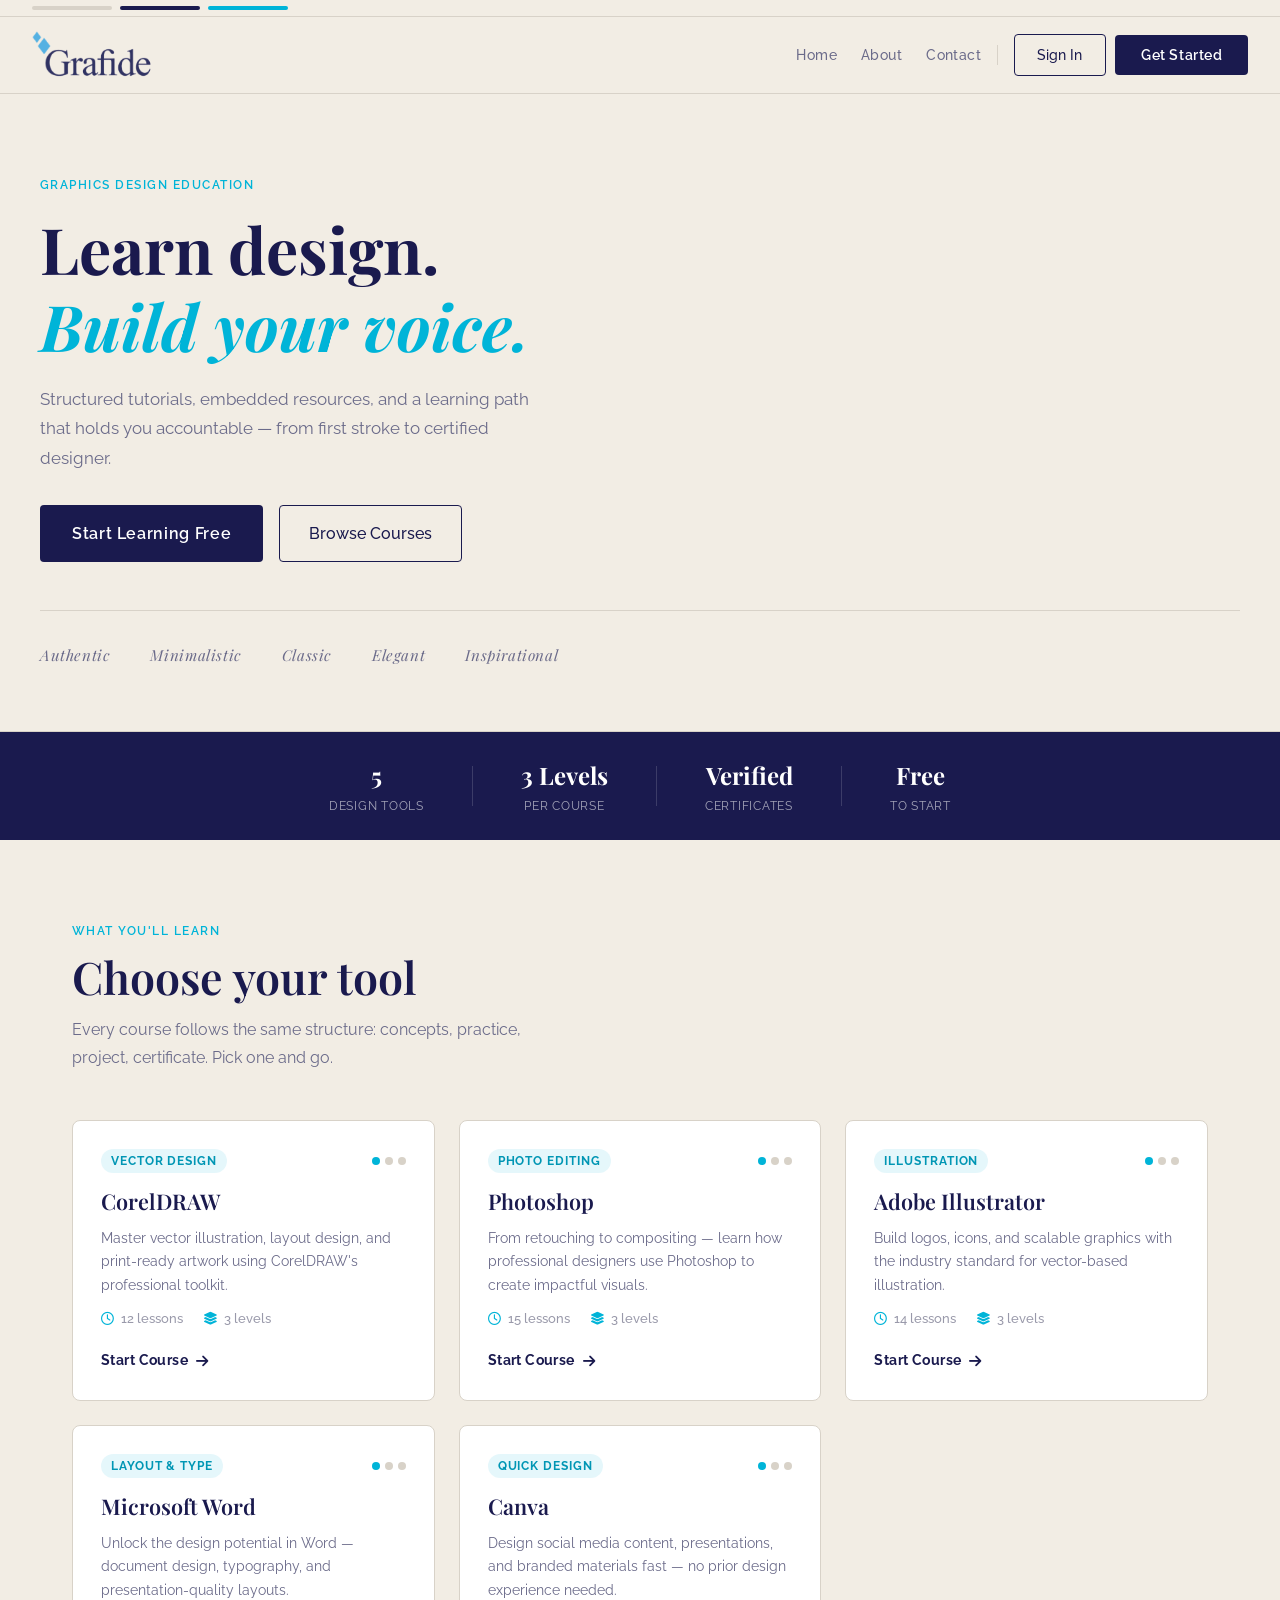
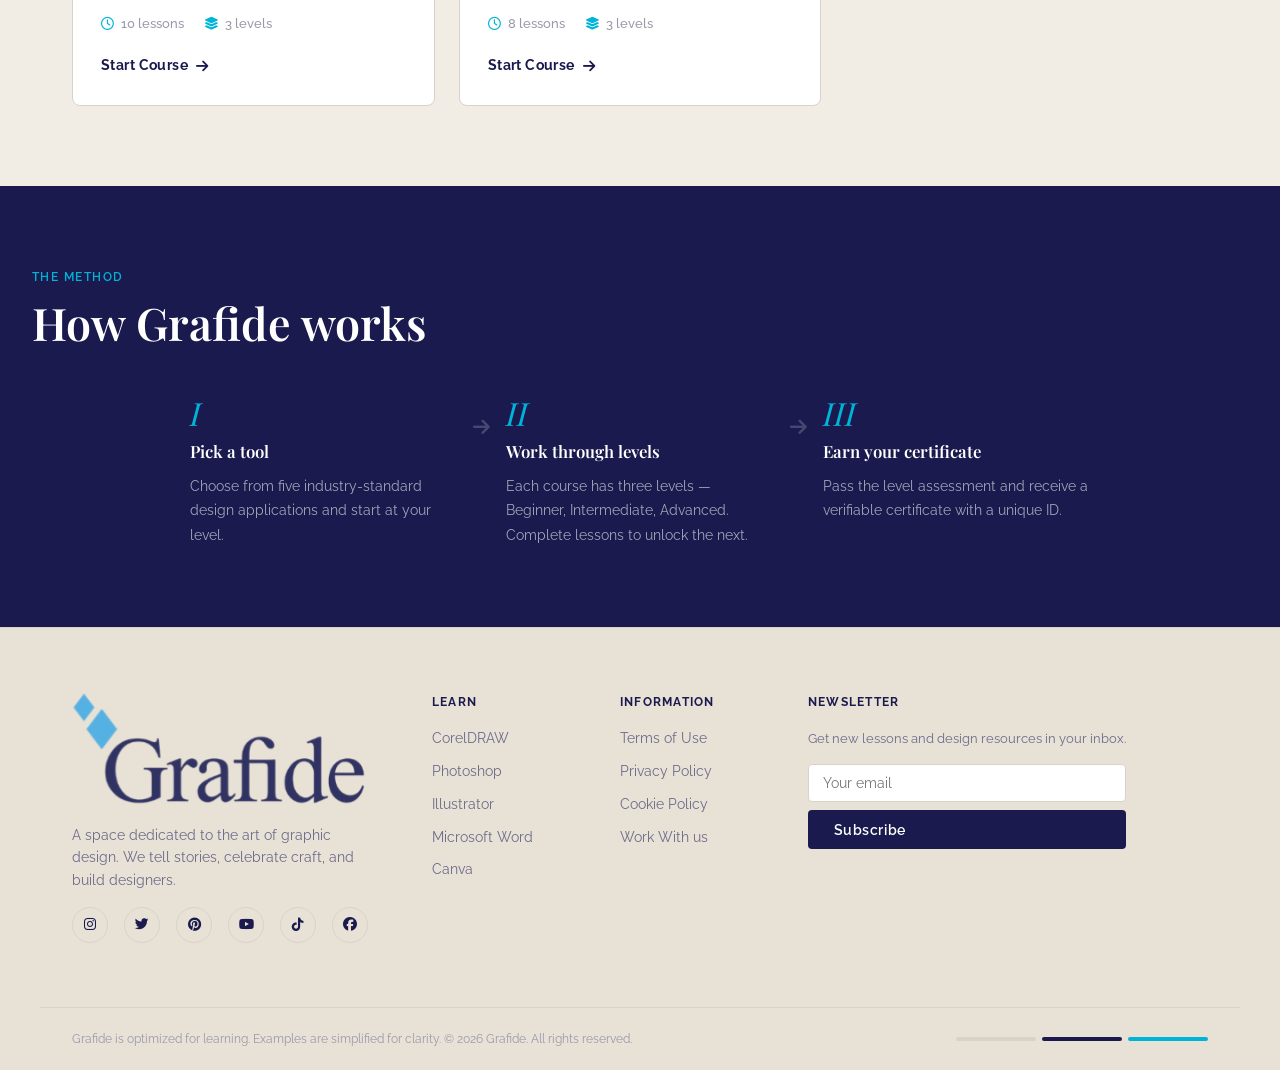
<file: frontend/index.html>
<!DOCTYPE html>
<html lang="en">
<head>
  <meta charset="UTF-8" />
  <meta name="viewport" content="width=device-width, initial-scale=1.0" />
  <title>Grafide — Learn Graphics Design</title>
  <link rel="preconnect" href="https://fonts.googleapis.com" />
  <link rel="preconnect" href="https://fonts.gstatic.com" crossorigin />
  <link href="https://fonts.googleapis.com/css2?family=Playfair+Display:wght@400;600;700&family=Raleway:wght@300;400;500;600&display=swap" rel="stylesheet" />
  <link rel="stylesheet" href="https://cdnjs.cloudflare.com/ajax/libs/font-awesome/6.4.0/css/all.min.css" />
  <link rel="stylesheet" href="css/main.css" />
  <link rel="apple-touch-icon" sizes="180x180" href="apple-touch-icon.png">
  <link rel="icon" type="image/png" sizes="32x32" href="favicon-32x32.png">
  <link rel="icon" type="image/png" sizes="16x16" href="favicon-16x16.png">
  <link rel="shortcut icon" href="favicon.ico">
  <link rel="manifest" href="site.webmanifest">
  <meta name="theme-color" content="#ffffff" />
</head>
<body>

  <!-- AUTH MODAL OVERLAY -->
<div class="modal-overlay" id="authModal">
  <div class="modal-box">
    <button class="modal-close" id="closeModal">&times;</button>

    <!-- LOGIN PANEL -->
    <div class="auth-panel" id="loginPanel">
      <p class="auth-eyebrow">Welcome back</p>
      <h2 class="auth-title">Sign in to Grafide</h2>
      <div class="auth-field">
        <label>Email</label>
        <input type="email" id="loginEmail" placeholder="you@example.com" />
      </div>
      <div class="auth-field">
        <label>
          Password
          <a href="pages/forgot-password.html"
             style="float:right;font-size:0.78rem;font-weight:500;color:var(--cyan);">
            Forgot password?
          </a>
        </label>
        <input type="password" id="loginPassword" placeholder="••••••••" />
      </div>
      <button class="btn-primary full" id="loginBtn">Sign In</button>
      <p class="auth-switch">No account? <span onclick="switchPanel('signup')">Create one</span></p>
      <div id="loginError" class="auth-error"></div>
    </div>

    <!-- SIGNUP PANEL -->
    <div class="auth-panel hidden" id="signupPanel">
      <p class="auth-eyebrow">Join the community</p>
      <h2 class="auth-title">Create your account</h2>
      <div class="auth-field">
        <label>Full Name</label>
        <input type="text" id="signupName" placeholder="Your name" />
      </div>
      <div class="auth-field">
        <label>Email</label>
        <input type="email" id="signupEmail" placeholder="you@example.com" />
      </div>
      <div class="auth-field">
        <label>Password</label>
        <input type="password" id="signupPassword" placeholder="Min. 8 characters" />
      </div>

      <!-- TERMS CHECKBOX -->
      <div class="auth-terms">
        <label class="auth-terms-label">
          <input type="checkbox" id="signupTerms" />
          <span>
            I agree to Grafide's
            <a href="pages/terms.html" target="_blank">Terms of Use</a>
            and
            <a href="pages/privacy.html" target="_blank">Privacy Policy</a>
          </span>
        </label>
      </div>

      <button class="btn-primary full" id="signupBtn">Create Account</button>
      <p class="auth-switch">Already have an account? <span onclick="switchPanel('login')">Sign in</span></p>
      <div id="signupError" class="auth-error"></div>
    </div>

  </div>
</div>

  <!-- NAVBAR -->
  <nav class="navbar">
    <div class="nav-accent-bars">
      <span class="bar bar-white"></span>
      <span class="bar bar-navy"></span>
      <span class="bar bar-cyan"></span>
    </div>
    <div class="nav-inner">
      <a href="index.html" class="nav-logo">
        <img src="images/logo.png" alt="Grafide" width="120" />
      </a>

      <ul class="nav-links" id="navLinks">
        <li><a href="index.html">Home</a></li>
        <li><a href="pages/about.html">About</a></li>
        <li><a href="pages/contact.html">Contact</a></li>
      </ul>
      <div class="nav-divider" id="navDivider"></div>
      <div class="nav-auth" id="navAuth">
        <button class="btn-ghost" onclick="openModal('login')">Sign In</button>
        <button class="btn-primary" onclick="openModal('signup')">Get Started</button>
      </div>

      <div class="nav-user hidden" id="navUser">
        <div class="nav-user-links">
          <a href="index.html">Home</a>
          <a href="pages/about.html">About</a>
          <a href="pages/contact.html">Contact</a>
        </div>
        <div class="nav-user-divider"></div>
        <a href="pages/dashboard.html" class="btn-dashboard">
          <i class="fa-solid fa-gauge"></i> Dashboard
        </a>
        <span class="user-greeting">Hi, <strong id="userName"></strong></span>
        <button class="btn-ghost"
                style="font-size:0.82rem;padding:0.45rem 1rem;"
                onclick="logout()">Sign Out</button>
      </div>

      <button class="nav-burger" id="navBurger" aria-label="Menu">
        <span></span><span></span><span></span>
      </button>
    </div>

    <div class="nav-mobile" id="navMobile">
      <a href="index.html">Home</a>
      <a href="pages/about.html">About</a>
      <a href="pages/contact.html">Contact</a>
      <a href="pages/dashboard.html">Dashboard</a>
      <div class="mobile-auth">
        <button class="btn-primary"
                onclick="openModal('signup');document.getElementById('navMobile').classList.remove('open')">
          Get Started
        </button>
        <button class="btn-ghost"
                onclick="openModal('login');document.getElementById('navMobile').classList.remove('open')">
          Sign In
        </button>
      </div>
    </div>
  </nav>

  <!-- HERO -->
  <section class="hero">
    <div class="hero-inner">
      <div class="hero-text">
        <p class="hero-eyebrow">Graphics Design Education</p>
        <h1 class="hero-title">Learn design.<br /><em>Build your voice.</em></h1>
        <p class="hero-sub">Structured tutorials, embedded resources, and a learning path that holds you accountable — from first stroke to certified designer.</p>
        <div class="hero-actions">
          <button class="btn-primary large" onclick="openModal('signup')">Start Learning Free</button>
          <a href="#courses" class="btn-ghost large">Browse Courses</a>
        </div>
      </div>
      <div class="hero-brand-words">
        <span>Authentic</span>
        <span>Minimalistic</span>
        <span>Classic</span>
        <span>Elegant</span>
        <span>Inspirational</span>
      </div>
    </div>
  </section>

  <!-- STATS STRIP -->
  <div class="stats-strip">
    <div class="stat"><strong>5</strong><span>Design Tools</span></div>
    <div class="stat-divider"></div>
    <div class="stat"><strong>3 Levels</strong><span>per course</span></div>
    <div class="stat-divider"></div>
    <div class="stat"><strong>Verified</strong><span>Certificates</span></div>
    <div class="stat-divider"></div>
    <div class="stat"><strong>Free</strong><span>to start</span></div>
  </div>

  <!-- COURSES SECTION -->
  <section class="courses" id="courses">
    <div class="section-header">
      <p class="section-eyebrow">What you'll learn</p>
      <h2 class="section-title">Choose your tool</h2>
      <p class="section-sub">Every course follows the same structure: concepts, practice, project, certificate. Pick one and go.</p>
    </div>
    <div class="courses-grid">

      <div class="course-card" data-tool="coreldraw">
        <div class="course-card-top">
          <span class="course-tag">Vector Design</span>
          <div class="course-level-dots">
            <span class="dot active"></span><span class="dot"></span><span class="dot"></span>
          </div>
        </div>
        <h3 class="course-name">CorelDRAW</h3>
        <p class="course-desc">Master vector illustration, layout design, and print-ready artwork using CorelDRAW's professional toolkit.</p>
        <div class="course-meta">
          <span><i class="fa-regular fa-clock"></i> 12 lessons</span>
          <span><i class="fa-solid fa-layer-group"></i> 3 levels</span>
        </div>
        <a href="pages/course.html?tool=coreldraw" class="course-cta">Start Course <i class="fa-solid fa-arrow-right"></i></a>
      </div>

      <div class="course-card" data-tool="photoshop">
        <div class="course-card-top">
          <span class="course-tag">Photo Editing</span>
          <div class="course-level-dots">
            <span class="dot active"></span><span class="dot"></span><span class="dot"></span>
          </div>
        </div>
        <h3 class="course-name">Photoshop</h3>
        <p class="course-desc">From retouching to compositing — learn how professional designers use Photoshop to create impactful visuals.</p>
        <div class="course-meta">
          <span><i class="fa-regular fa-clock"></i> 15 lessons</span>
          <span><i class="fa-solid fa-layer-group"></i> 3 levels</span>
        </div>
        <a href="pages/course.html?tool=photoshop" class="course-cta">Start Course <i class="fa-solid fa-arrow-right"></i></a>
      </div>

      <div class="course-card" data-tool="illustrator">
        <div class="course-card-top">
          <span class="course-tag">Illustration</span>
          <div class="course-level-dots">
            <span class="dot active"></span><span class="dot"></span><span class="dot"></span>
          </div>
        </div>
        <h3 class="course-name">Adobe Illustrator</h3>
        <p class="course-desc">Build logos, icons, and scalable graphics with the industry standard for vector-based illustration.</p>
        <div class="course-meta">
          <span><i class="fa-regular fa-clock"></i> 14 lessons</span>
          <span><i class="fa-solid fa-layer-group"></i> 3 levels</span>
        </div>
        <a href="pages/course.html?tool=illustrator" class="course-cta">Start Course <i class="fa-solid fa-arrow-right"></i></a>
      </div>

      <div class="course-card" data-tool="msword">
        <div class="course-card-top">
          <span class="course-tag">Layout & Type</span>
          <div class="course-level-dots">
            <span class="dot active"></span><span class="dot"></span><span class="dot"></span>
          </div>
        </div>
        <h3 class="course-name">Microsoft Word</h3>
        <p class="course-desc">Unlock the design potential in Word — document design, typography, and presentation-quality layouts.</p>
        <div class="course-meta">
          <span><i class="fa-regular fa-clock"></i> 10 lessons</span>
          <span><i class="fa-solid fa-layer-group"></i> 3 levels</span>
        </div>
        <a href="pages/course.html?tool=msword" class="course-cta">Start Course <i class="fa-solid fa-arrow-right"></i></a>
      </div>

      <div class="course-card" data-tool="canva">
        <div class="course-card-top">
          <span class="course-tag">Quick Design</span>
          <div class="course-level-dots">
            <span class="dot active"></span><span class="dot"></span><span class="dot"></span>
          </div>
        </div>
        <h3 class="course-name">Canva</h3>
        <p class="course-desc">Design social media content, presentations, and branded materials fast — no prior design experience needed.</p>
        <div class="course-meta">
          <span><i class="fa-regular fa-clock"></i> 8 lessons</span>
          <span><i class="fa-solid fa-layer-group"></i> 3 levels</span>
        </div>
        <a href="pages/course.html?tool=canva" class="course-cta">Start Course <i class="fa-solid fa-arrow-right"></i></a>
      </div>

    </div>
  </section>

  <!-- HOW IT WORKS -->
  <section class="how-it-works">
    <div class="section-header">
      <p class="section-eyebrow">The method</p>
      <h2 class="section-title">How Grafide works</h2>
    </div>
    <div class="steps">
      <div class="step">
        <span class="step-num">I</span>
        <h4>Pick a tool</h4>
        <p>Choose from five industry-standard design applications and start at your level.</p>
      </div>
      <div class="step-arrow"><i class="fa-solid fa-arrow-right"></i></div>
      <div class="step">
        <span class="step-num">II</span>
        <h4>Work through levels</h4>
        <p>Each course has three levels — Beginner, Intermediate, Advanced. Complete lessons to unlock the next.</p>
      </div>
      <div class="step-arrow"><i class="fa-solid fa-arrow-right"></i></div>
      <div class="step">
        <span class="step-num">III</span>
        <h4>Earn your certificate</h4>
        <p>Pass the level assessment and receive a verifiable certificate with a unique ID.</p>
      </div>
    </div>
  </section>

  <!-- FOOTER -->
  <footer class="footer">
    <div class="footer-top">
      <div class="footer-brand">
        <p class="footer-logo"><img src="images/logo.png" alt="Grafide logo" class="logo-img footer-logo-img" /></p>
        <p class="footer-tagline">A space dedicated to the art of graphic design. We tell stories, celebrate craft, and build designers.</p>
        <div class="footer-socials">
  <a href="https://www.instagram.com/grafidemagazines" target="_blank" rel="noopener" class="social-link" aria-label="Instagram"><i class="fa-brands fa-instagram"></i></a>
  <a href="https://www.x.com/grafidemagazine" target="_blank" rel="noopener" class="social-link" aria-label="X (formerly Twitter)"><i class="fa-brands fa-twitter"></i></a>
  <a href="https://www.pinterest.com/GrafideMagazines" target="_blank" rel="noopener" class="social-link" aria-label="Pinterest"><i class="fa-brands fa-pinterest"></i></a>
  <a href="https://www.youtube.com/@grafidemagazines" target="_blank" rel="noopener" class="social-link" aria-label="YouTube"><i class="fa-brands fa-youtube"></i></a>
  <a href="https://www.tiktok.com/@grafidemagazines" target="_blank" rel="noopener" class="social-link" aria-label="TikTok"><i class="fa-brands fa-tiktok"></i></a>
  <a href="https://www.facebook.com/grafidemagazines" target="_blank" rel="noopener" class="social-link" aria-label="Facebook"><i class="fa-brands fa-facebook"></i></a>
</div>
      </div>
      <div class="footer-links">
        <div class="footer-col">
          <h5>Learn</h5>
          <a href="pages/course.html?tool=coreldraw">CorelDRAW</a>
          <a href="pages/course.html?tool=photoshop">Photoshop</a>
          <a href="pages/course.html?tool=illustrator">Illustrator</a>
          <a href="pages/course.html?tool=msword">Microsoft Word</a>
          <a href="pages/course.html?tool=canva">Canva</a>
        </div>
        <div class="footer-col">
          <h5>Information</h5>
          <a href="pages/terms.html">Terms of Use</a>
          <a href="pages/privacy.html">Privacy Policy</a>
          <a href="pages/cookies.html">Cookie Policy</a>
          <a href="pages/work-with-us.html">Work With us</a>
        </div>
        <div class="footer-col">
          <h5>Newsletter</h5>
          <p class="footer-newsletter-text">Get new lessons and design resources in your inbox.</p>
          <div class="newsletter-form">
            <input type="email" placeholder="Your email" id="newsletterEmail" />
            <button class="btn-primary" onclick="subscribeNewsletter()">Subscribe</button>
          </div>
        </div>
      </div>
    </div>
    <div class="footer-bottom">
      <p>Grafide is optimized for learning. Examples are simplified for clarity. &copy; 2026 Grafide. All rights reserved.</p>
      <div class="footer-accent-bars">
        <span class="bar bar-white"></span>
        <span class="bar bar-navy"></span>
        <span class="bar bar-cyan"></span>
      </div>
    </div>
  </footer>

<script src="js/config.js"></script>
<script src="js/main.js"></script>
</body>
</html>
</file>
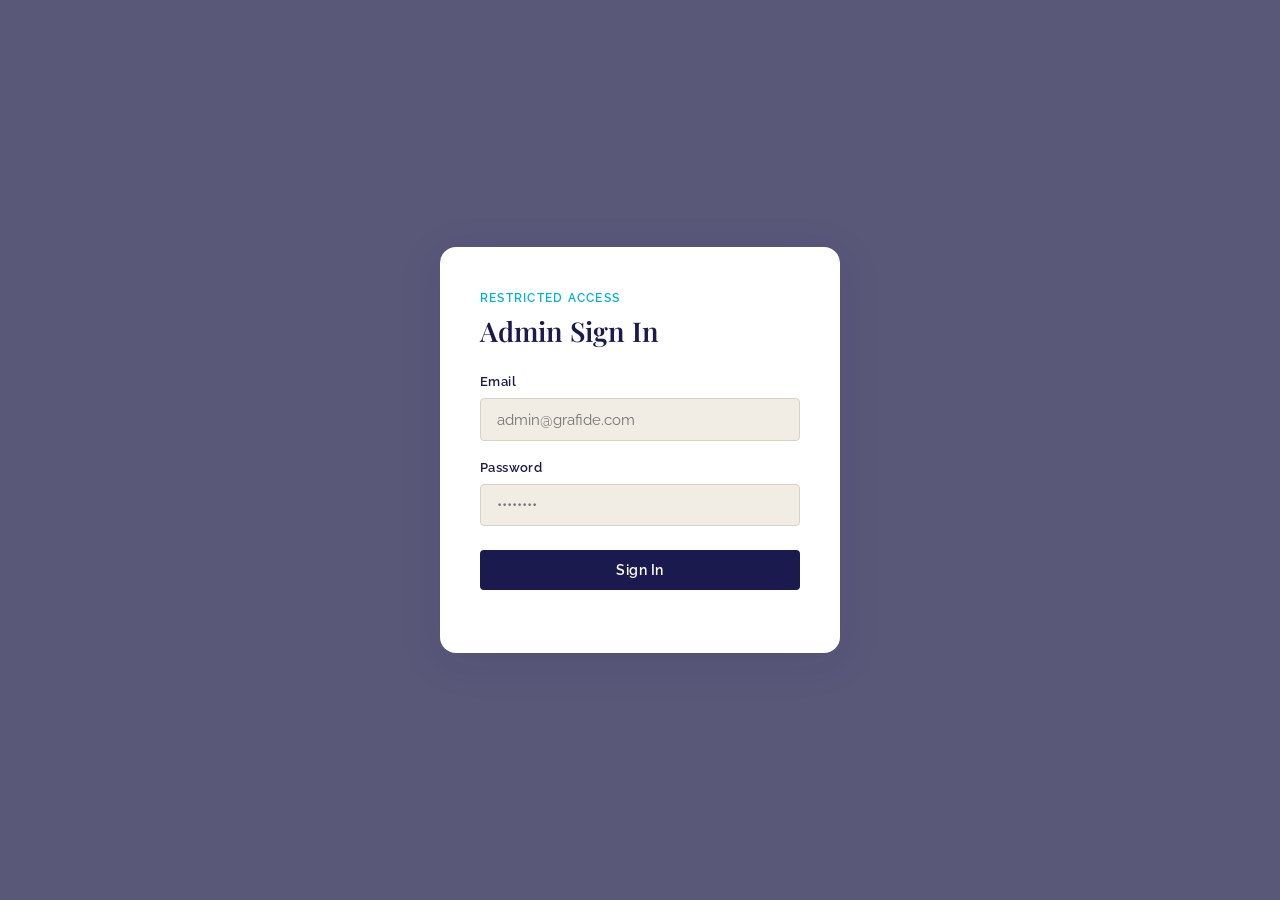
<file: frontend/pages/admin/index.html>
<!DOCTYPE html>
<html lang="en">
<head>
  <meta charset="UTF-8" />
  <meta name="viewport" content="width=device-width, initial-scale=1.0" />
  <title>Grafide Admin — Content Panel</title>
  <link rel="preconnect" href="https://fonts.googleapis.com" />
  <link rel="preconnect" href="https://fonts.gstatic.com" crossorigin />
  <link href="https://fonts.googleapis.com/css2?family=Playfair+Display:wght@400;600;700&family=Raleway:wght@300;400;500;600&display=swap" rel="stylesheet" />
  <link rel="stylesheet" href="https://cdnjs.cloudflare.com/ajax/libs/font-awesome/6.4.0/css/all.min.css" />
  <link rel="stylesheet" href="../../css/main.css" />
  <link rel="stylesheet" href="admin.css" />
  <link rel="apple-touch-icon" sizes="180x180" href="../../apple-touch-icon.png">
  <link rel="icon" type="image/png" sizes="32x32" href="../../favicon-32x32.png">
  <link rel="icon" type="image/png" sizes="16x16" href="../../favicon-16x16.png">
  <link rel="shortcut icon" href="../../favicon.ico">
  <link rel="manifest" href="../../site.webmanifest">
  <meta name="theme-color" content="#ffffff" />
</head>
<body class="admin-body">

  <div class="admin-gate" id="adminGate">
    <div class="gate-box">
      <p class="auth-eyebrow">Restricted Access</p>
      <h2 class="auth-title">Admin Sign In</h2>
      <div class="auth-field">
        <label>Email</label>
        <input type="email" id="gateEmail" placeholder="admin@grafide.com" />
      </div>
      <div class="auth-field">
        <label>Password</label>
        <input type="password" id="gatePassword" placeholder="••••••••" />
      </div>
      <button class="btn-primary full" id="gateLoginBtn">Sign In</button>
      <div id="gateError" class="auth-error"></div>
    </div>
  </div>

  <div class="admin-shell hidden" id="adminShell">

    <aside class="admin-sidebar">
      <div class="admin-logo">
        <img src="../../images/logo.png" alt="Grafide logo" class="logo-img admin-logo-img" />
        <span class="admin-badge">Admin</span>
      </div>
      <nav class="admin-nav">
        <a href="#" class="admin-nav-item active" data-view="dashboard">
          <i class="fa-solid fa-gauge-high"></i> Dashboard
        </a>
        <a href="#" class="admin-nav-item" data-view="courses">
          <i class="fa-solid fa-book-open"></i> Courses
        </a>
        <a href="#" class="admin-nav-item" data-view="lessons">
          <i class="fa-solid fa-file-lines"></i> Lessons
        </a>
        <a href="#" class="admin-nav-item" data-view="quizzes">
          <i class="fa-solid fa-circle-question"></i> Quizzes
        </a>
        <a href="#" class="admin-nav-item" data-view="certificates">
          <i class="fa-solid fa-certificate"></i> Certificates
        </a>
        <a href="#" class="admin-nav-item" data-view="users">
          <i class="fa-solid fa-users"></i> Users
        </a>
        <a href="#" class="admin-nav-item" data-view="portfolio">
          <i class="fa-solid fa-images"></i> Portfolio
        </a>
        <div class="admin-nav-divider"></div>
        <a href="../../index.html" class="admin-nav-item">
          <i class="fa-solid fa-arrow-left"></i> Back to Site
        </a>
        <a href="#" class="admin-nav-item" id="adminLogout">
          <i class="fa-solid fa-right-from-bracket"></i> Sign Out
        </a>
      </nav>
    </aside>

    <main class="admin-main">

      <div class="admin-topbar">
        <div class="admin-topbar-left">
          <h3 class="admin-page-title" id="adminPageTitle">Dashboard</h3>
        </div>
        <div class="admin-topbar-right">
          <span class="admin-user-chip">
            <i class="fa-solid fa-circle-user"></i>
            <span id="adminUserName">Admin</span>
          </span>
        </div>
      </div>

      <div class="admin-view active" id="view-dashboard">
        <div class="admin-stats-grid">
          <div class="admin-stat-card">
            <i class="fa-solid fa-book-open"></i>
            <div>
              <strong id="statCourses">—</strong>
              <span>Courses</span>
            </div>
          </div>
          <div class="admin-stat-card">
            <i class="fa-solid fa-file-lines"></i>
            <div>
              <strong id="statLessons">—</strong>
              <span>Total Lessons</span>
            </div>
          </div>
          <div class="admin-stat-card">
            <i class="fa-solid fa-users"></i>
            <div>
              <strong id="statUsers">—</strong>
              <span>Students</span>
            </div>
          </div>
          <div class="admin-stat-card">
            <i class="fa-solid fa-certificate"></i>
            <div>
              <strong id="statCerts">—</strong>
              <span>Certificates Issued</span>
            </div>
          </div>
        </div>

        <div class="admin-section-title">Quick Actions</div>
        <div class="admin-quick-actions">
          <button class="quick-action-btn" onclick="switchView('lessons'); openLessonEditor()">
            <i class="fa-solid fa-plus"></i> New Lesson
          </button>
          <button class="quick-action-btn" onclick="switchView('quizzes'); openQuizEditor()">
            <i class="fa-solid fa-plus"></i> New Quiz
          </button>
          <button class="quick-action-btn" onclick="switchView('courses')">
            <i class="fa-solid fa-eye"></i> View Courses
          </button>
          <button class="quick-action-btn" onclick="switchView('certificates')">
            <i class="fa-solid fa-certificate"></i> View Certificates
          </button>
        </div>

        <div class="admin-section-title" style="margin-top:2rem;">Courses Overview</div>
        <div class="admin-courses-overview" id="dashboardCourseList"></div>
      </div>

      <div class="admin-view" id="view-courses">
        <div class="admin-view-header">
          <p class="admin-view-sub">Manage course metadata and publishing status.</p>
        </div>
        <div class="admin-table-wrap">
          <table class="admin-table" id="coursesTable">
            <thead>
              <tr>
                <th>Course</th>
                <th>Slug</th>
                <th>Levels</th>
                <th>Lessons</th>
                <th>Status</th>
                <th>Actions</th>
              </tr>
            </thead>
            <tbody id="coursesTableBody"></tbody>
          </table>
        </div>
      </div>

      <div class="admin-view" id="view-lessons">
        <div class="admin-view-header">
          <button class="btn-primary" onclick="openLessonEditor()">
            <i class="fa-solid fa-plus"></i> New Lesson
          </button>
        </div>

        <div class="admin-filters">
          <select id="lessonFilterCourse" onchange="filterLessons()">
            <option value="">All Courses</option>
          </select>
          <select id="lessonFilterLevel" onchange="filterLessons()">
            <option value="">All Levels</option>
            <option value="0">Beginner</option>
            <option value="1">Intermediate</option>
            <option value="2">Advanced</option>
          </select>
        </div>

        <div class="admin-table-wrap">
          <table class="admin-table" id="lessonsTable">
            <thead>
              <tr>
                <th>Lesson Title</th>
                <th>Course</th>
                <th>Level</th>
                <th>Order</th>
                <th>Video</th>
                <th>Resources</th>
                <th>Actions</th>
              </tr>
            </thead>
            <tbody id="lessonsTableBody"></tbody>
          </table>
        </div>
      </div>

      <div class="admin-view" id="view-quizzes">
        <div class="admin-view-header">
          <button class="btn-primary" onclick="openQuizEditor()">
            <i class="fa-solid fa-plus"></i> New Quiz
          </button>
        </div>
        <div class="admin-table-wrap">
          <table class="admin-table">
            <thead>
              <tr>
                <th>Quiz Title</th>
                <th>Course</th>
                <th>Level</th>
                <th>Questions</th>
                <th>Pass Mark</th>
                <th>Actions</th>
              </tr>
            </thead>
            <tbody id="quizzesTableBody"></tbody>
          </table>
        </div>
      </div>

      <div class="admin-view" id="view-certificates">
        <div class="admin-table-wrap">
          <table class="admin-table">
            <thead>
              <tr>
                <th>Certificate ID</th>
                <th>Student</th>
                <th>Course</th>
                <th>Issued</th>
                <th>Verify</th>
              </tr>
            </thead>
            <tbody id="certsTableBody"></tbody>
          </table>
        </div>
      </div>

      <div class="admin-view" id="view-portfolio">
        <div class="admin-view-header">
          <button class="btn-primary" onclick="openPortfolioEditor()">
            <i class="fa-solid fa-plus"></i> Add Work
          </button>
        </div>

        <div class="admin-table-wrap">
          <table class="admin-table">
            <thead>
              <tr>
                <th>Preview</th>
                <th>Title</th>
                <th>Category</th>
                <th>Type</th>
                <th>Featured</th>
                <th>Status</th>
                <th>Actions</th>
              </tr>
            </thead>
            <tbody id="portfolioTableBody"></tbody>
          </table>
        </div>
      </div>

      <div class="admin-view" id="view-users">
        <div class="admin-table-wrap">
          <table class="admin-table">
            <thead>
              <tr>
                <th>Name</th>
                <th>Email</th>
                <th>Role</th>
                <th>Joined</th>
                <th>Certs</th>
                <th>Actions</th>
              </tr>
            </thead>
            <tbody id="usersTableBody"></tbody>
          </table>
        </div>
      </div>

    </main>
  </div>

  <div class="admin-modal-overlay hidden" id="lessonModal">
    <div class="admin-modal large">
      <div class="admin-modal-header">
        <h3 id="lessonModalTitle">New Lesson</h3>
        <button class="modal-close" onclick="closeLessonModal()">&times;</button>
      </div>
      <div class="admin-modal-body">

        <div class="editor-row">
          <div class="admin-field">
            <label>Course</label>
            <select id="lessonCourse" onchange="populateLevelSelect()">
              <option value="">Select course...</option>
            </select>
          </div>
          <div class="admin-field">
            <label>Level</label>
            <select id="lessonLevel">
              <option value="0">Beginner</option>
              <option value="1">Intermediate</option>
              <option value="2">Advanced</option>
            </select>
          </div>
          <div class="admin-field small">
            <label>Order</label>
            <input type="number" id="lessonOrder" value="0" min="0" />
          </div>
        </div>

        <div class="admin-field">
          <label>Lesson Title</label>
          <input type="text" id="lessonTitle" placeholder="e.g. Introduction to the Pen Tool" />
        </div>

        <div class="admin-field">
          <label>Content <span class="field-hint">(your writeup — HTML supported)</span></label>
          <div class="editor-toolbar">
            <button type="button" onclick="formatText('bold')" title="Bold"><i class="fa-solid fa-bold"></i></button>
            <button type="button" onclick="formatText('italic')" title="Italic"><i class="fa-solid fa-italic"></i></button>
            <button type="button" onclick="formatText('underline')" title="Underline"><i class="fa-solid fa-underline"></i></button>
            <span class="toolbar-divider"></span>
            <button type="button" onclick="insertHeading()" title="Heading"><i class="fa-solid fa-heading"></i></button>
            <button type="button" onclick="insertBulletList()" title="List"><i class="fa-solid fa-list"></i></button>
            <button type="button" onclick="insertCallout()" title="Callout"><i class="fa-solid fa-circle-info"></i></button>
            <span class="toolbar-divider"></span>
            <button type="button" onclick="toggleSourceMode()" title="HTML Source" id="sourceToggle">
              <i class="fa-solid fa-code"></i>
            </button>
          </div>
          <div class="content-editor" id="lessonContentEditor" contenteditable="true"
               placeholder="Write your lesson content here..."></div>
          <textarea class="content-source hidden" id="lessonContentSource"
                    placeholder="<p>HTML source...</p>"></textarea>
        </div>

        <div class="admin-field">
          <label>YouTube / Video URL <span class="field-hint">(paste YouTube watch link or embed URL)</span></label>
          <input type="url" id="lessonVideoUrl" placeholder="https://www.youtube.com/watch?v=..." />
          <div class="video-preview" id="videoPreview"></div>
        </div>

        <div class="admin-field">
          <label>External Resources</label>
          <div id="resourcesList"></div>
          <button type="button" class="btn-ghost small" onclick="addResourceRow()">
            <i class="fa-solid fa-plus"></i> Add Resource
          </button>
        </div>

        <div class="admin-field inline">
          <label class="toggle-label">
            <input type="checkbox" id="lessonPublished" checked />
            <span>Published</span>
          </label>
        </div>

      </div>
      <div class="admin-modal-footer">
        <button class="btn-ghost" onclick="closeLessonModal()">Cancel</button>
        <button class="btn-primary" id="saveLessonBtn" onclick="saveLesson()">
          <i class="fa-solid fa-floppy-disk"></i> Save Lesson
        </button>
      </div>
    </div>
  </div>

  <div class="admin-modal-overlay hidden" id="quizModal">
    <div class="admin-modal large">
      <div class="admin-modal-header">
        <h3 id="quizModalTitle">New Quiz</h3>
        <button class="modal-close" onclick="closeQuizModal()">&times;</button>
      </div>
      <div class="admin-modal-body">

        <div class="editor-row">
          <div class="admin-field">
            <label>Course</label>
            <select id="quizCourse">
              <option value="">Select course...</option>
            </select>
          </div>
          <div class="admin-field">
            <label>Level</label>
            <select id="quizLevel">
              <option value="0">Beginner</option>
              <option value="1">Intermediate</option>
              <option value="2">Advanced</option>
            </select>
          </div>
          <div class="admin-field small">
            <label>Pass Mark (%)</label>
            <input type="number" id="quizPassMark" value="70" min="1" max="100" />
          </div>
        </div>

        <div class="admin-field">
          <label>Quiz Title</label>
          <input type="text" id="quizTitle" placeholder="e.g. Beginner Level Assessment" />
        </div>

        <div class="admin-field">
          <label>Questions</label>
          <div id="questionsList"></div>
          <button type="button" class="btn-ghost small" onclick="addQuestion()">
            <i class="fa-solid fa-plus"></i> Add Question
          </button>
        </div>

      </div>
      <div class="admin-modal-footer">
        <button class="btn-ghost" onclick="closeQuizModal()">Cancel</button>
        <button class="btn-primary" onclick="saveQuiz()">
          <i class="fa-solid fa-floppy-disk"></i> Save Quiz
        </button>
      </div>
    </div>
  </div>

  <div class="admin-modal-overlay hidden" id="portfolioModal">
    <div class="admin-modal">
      <div class="admin-modal-header">
        <h3 id="portfolioModalTitle">Add Portfolio Item</h3>
        <button class="modal-close" onclick="closePortfolioModal()">&times;</button>
      </div>
      <div class="admin-modal-body">

        <div class="editor-row">
          <div class="admin-field">
            <label>Category</label>
            <select id="portfolioCategory">
              <option value="AGENCY">Agency Work</option>
              <option value="MAGAZINE">Magazine</option>
              <option value="EDITORIAL">Editorial</option>
              <option value="STUDENT">Student Work</option>
            </select>
          </div>
          <div class="admin-field">
            <label>Media Type</label>
            <select id="portfolioMediaType" onchange="toggleThumbnailField()">
              <option value="IMAGE">Image</option>
              <option value="VIDEO">Video</option>
            </select>
          </div>
          <div class="admin-field small">
            <label>Order</label>
            <input type="number" id="portfolioOrder" value="0" min="0" />
          </div>
        </div>

        <div class="admin-field">
          <label>Title</label>
          <input type="text" id="portfolioTitle" placeholder="Project or work title" />
        </div>

        <div class="admin-field">
          <label>Description <span class="field-hint">(optional)</span></label>
          <input type="text" id="portfolioDescription" placeholder="Brief description" />
        </div>

        <div class="admin-field">
          <label>Media URL <span class="field-hint" id="mediaUrlHint">Full URL to your hosted image</span></label>
          <input type="url" id="portfolioMediaUrl"
                 placeholder="https://your-server.com/images/work.jpg" />
          <div id="portfolioPreview" style="margin-top:0.75rem;"></div>
        </div>

        <div class="admin-field hidden" id="thumbnailField">
          <label>Thumbnail URL <span class="field-hint">Preview image for the video (required for video items)</span></label>
          <input type="url" id="portfolioThumbnail"
                 placeholder="https://your-server.com/images/thumb.jpg" />
        </div>

        <div class="admin-field">
          <label>External Link <span class="field-hint">(optional — Behance, client site, etc.)</span></label>
          <input type="url" id="portfolioExternalLink"
                 placeholder="https://behance.net/your-project" />
        </div>

        <div style="display:flex;gap:2rem;">
          <div class="admin-field inline">
            <label class="toggle-label">
              <input type="checkbox" id="portfolioFeatured" />
              <span>Featured</span>
            </label>
          </div>
          <div class="admin-field inline">
            <label class="toggle-label">
              <input type="checkbox" id="portfolioPublished" checked />
              <span>Published</span>
            </label>
          </div>
        </div>

      </div>
      <div class="admin-modal-footer">
        <button class="btn-ghost" onclick="closePortfolioModal()">Cancel</button>
        <button class="btn-primary" id="savePortfolioBtn" onclick="savePortfolioItem()">
          <i class="fa-solid fa-floppy-disk"></i> Save Item
        </button>
      </div>
    </div>
  </div>

  <div class="admin-toast hidden" id="adminToast"></div>
  
  <script src="../../js/config.js"></script>
  <script src="../../js/main.js"></script>
  <script src="admin.js"></script>
  <script src="portfolio-admin.js"></script>
</body>
</html>
</file>
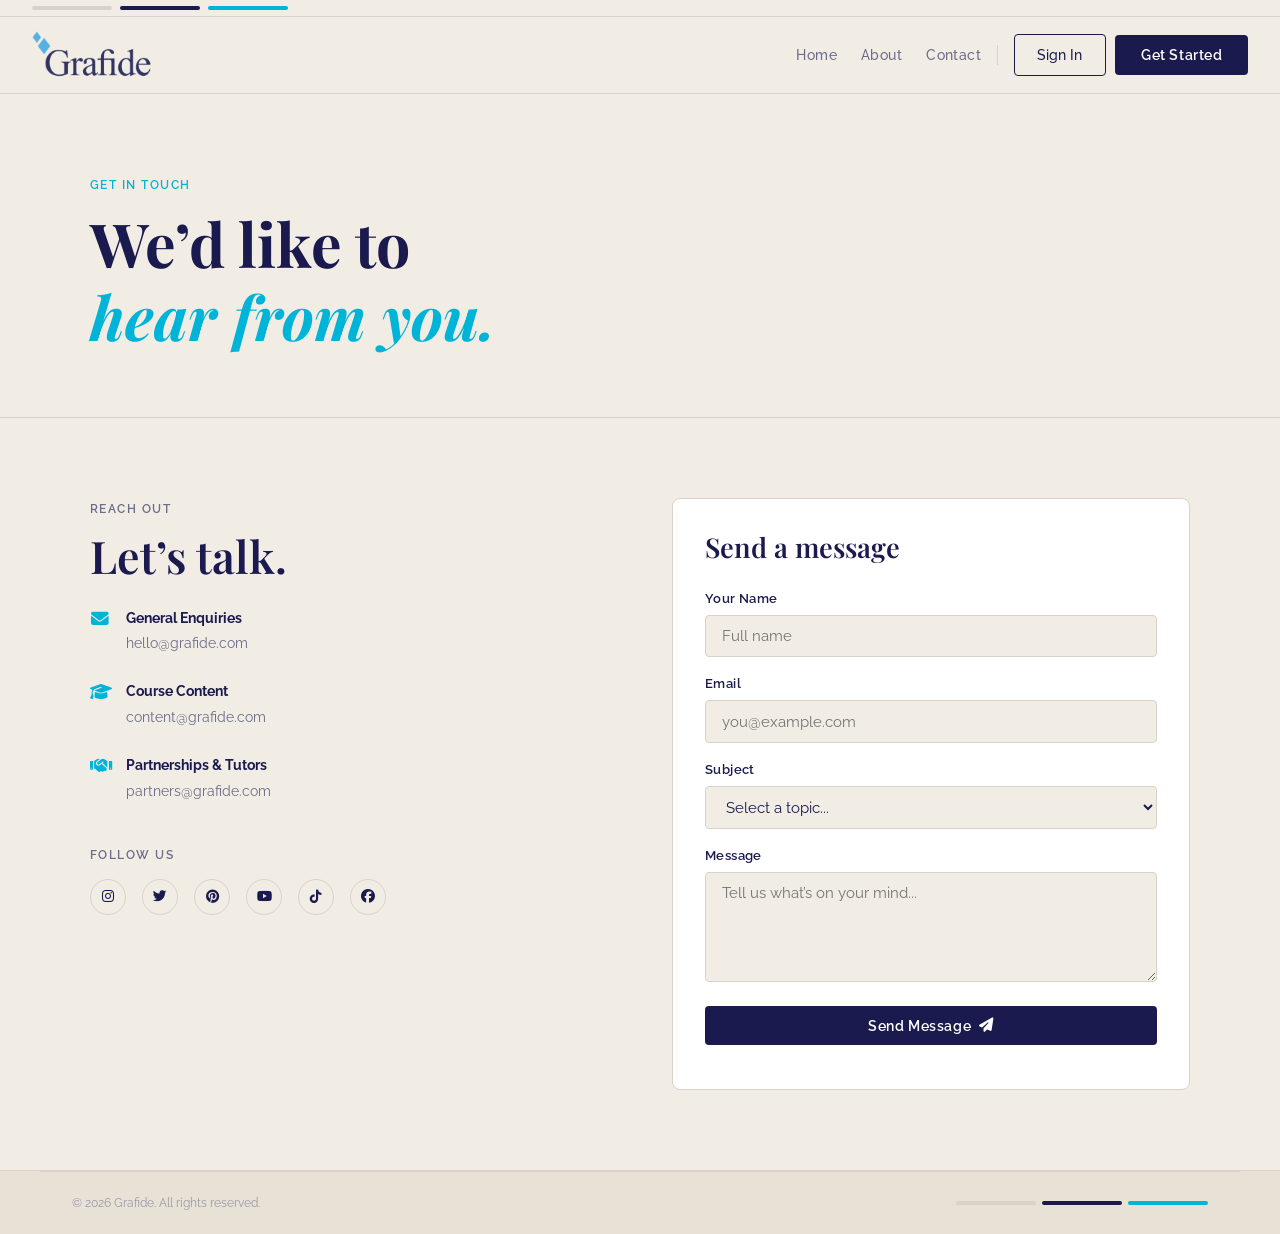
<file: frontend/pages/contact.html>
<!DOCTYPE html>
<html lang="en">
<head>
  <meta charset="UTF-8" />
  <meta name="viewport" content="width=device-width, initial-scale=1.0" />
  <title>Contact — Grafide</title>

  <!-- Primary SEO -->
<meta name="description" content="Grafide — learn graphics design with structured courses, video tutorials, and verified certificates. CorelDRAW, Photoshop, Illustrator, Word, Canva." />
<meta name="keywords" content="graphics design, learn design, Photoshop tutorial, CorelDRAW, Adobe Illustrator, Canva, design certificate, online design course" />
<meta name="author" content="Grafide" />
<meta name="robots" content="index, follow" />
 
<!-- Open Graph (social sharing) -->
<meta property="og:type"        content="website" />
<meta property="og:site_name"   content="Grafide" />
<meta property="og:title"       content="Grafide — Learn Graphics Design" />
<meta property="og:description" content="Structured design courses, embedded tutorials, and verifiable certificates. Free to start." />
<meta property="og:url"         content="https://grafide.com/" />
<meta property="og:image"       content="https://grafide.com/images/og-image.png" />
 
<!-- Twitter Card -->
<meta name="twitter:card"        content="summary_large_image" />
<meta name="twitter:title"       content="Grafide — Learn Graphics Design" />
<meta name="twitter:description" content="Structured design courses, embedded tutorials, and verifiable certificates." />
<meta name="twitter:image"       content="https://grafide.com/images/og-image.png" />
 
<!-- Canonical -->
<link rel="canonical" href="https://grafide.com/" />
  <link rel="preconnect" href="https://fonts.googleapis.com" />
  <link rel="preconnect" href="https://fonts.gstatic.com" crossorigin />
  <link href="https://fonts.googleapis.com/css2?family=Playfair+Display:wght@400;600;700&family=Raleway:wght@300;400;500;600&display=swap" rel="stylesheet" />
  <link rel="stylesheet" href="https://cdnjs.cloudflare.com/ajax/libs/font-awesome/6.4.0/css/all.min.css" />
  <link rel="stylesheet" href="../css/main.css" />
  <link rel="stylesheet" href="../css/pages.css" />
</head>
<body>
  <div class="modal-overlay" id="authModal">
  <div class="modal-box">
    <button class="modal-close" id="closeModal">&times;</button>

    <!-- LOGIN PANEL -->
    <div class="auth-panel" id="loginPanel">
      <p class="auth-eyebrow">Welcome back</p>
      <h2 class="auth-title">Sign in to Grafide</h2>
      <div class="auth-field">
        <label>Email</label>
        <input type="email" id="loginEmail" placeholder="you@example.com" />
      </div>
      <div class="auth-field">
        <label>
          Password
          <a href="forgot-password.html"
             style="float:right;font-size:0.78rem;font-weight:500;color:var(--cyan);">
            Forgot password?
          </a>
        </label>
        <input type="password" id="loginPassword" placeholder="••••••••" />
      </div>
      <button class="btn-primary full" id="loginBtn">Sign In</button>
      <p class="auth-switch">No account? <span onclick="switchPanel('signup')">Create one</span></p>
      <div id="loginError" class="auth-error"></div>
    </div>

    <!-- SIGNUP PANEL -->
    <div class="auth-panel hidden" id="signupPanel">
      <p class="auth-eyebrow">Join the community</p>
      <h2 class="auth-title">Create your account</h2>
      <div class="auth-field">
        <label>Full Name</label>
        <input type="text" id="signupName" placeholder="Your name" />
      </div>
      <div class="auth-field">
        <label>Email</label>
        <input type="email" id="signupEmail" placeholder="you@example.com" />
      </div>
      <div class="auth-field">
        <label>Password</label>
        <input type="password" id="signupPassword" placeholder="Min. 8 characters" />
      </div>

      <!-- TERMS CHECKBOX -->
      <div class="auth-terms">
        <label class="auth-terms-label">
          <input type="checkbox" id="signupTerms" />
          <span>
            I agree to Grafide's
            <a href="terms.html" target="_blank">Terms of Use</a>
            and
            <a href="privacy.html" target="_blank">Privacy Policy</a>
          </span>
        </label>
      </div>

      <button class="btn-primary full" id="signupBtn">Create Account</button>
      <p class="auth-switch">Already have an account? <span onclick="switchPanel('login')">Sign in</span></p>
      <div id="signupError" class="auth-error"></div>
    </div>

  </div>
</div>

  <nav class="navbar">
    <div class="nav-accent-bars">
      <span class="bar bar-white"></span>
      <span class="bar bar-navy"></span>
      <span class="bar bar-cyan"></span>
    </div>
    <div class="nav-inner">
      <a href="../index.html" class="nav-logo">
        <img src="../images/logo.png" alt="Grafide" width="120" />
      </a>

      <ul class="nav-links" id="navLinks">
        <li><a href="../index.html">Home</a></li>
        <li><a href="about.html">About</a></li>
        <li><a href="contact.html">Contact</a></li>
      </ul>
      <div class="nav-divider" id="navDivider"></div>
      <div class="nav-auth" id="navAuth">
        <button class="btn-ghost" onclick="openModal('login')">Sign In</button>
        <button class="btn-primary" onclick="openModal('signup')">Get Started</button>
      </div>

      <div class="nav-user hidden" id="navUser">
        <div class="nav-user-links">
          <a href="../index.html">Home</a>
          <a href="about.html">About</a>
          <a href="contact.html">Contact</a>
        </div>
        <div class="nav-user-divider"></div>
        <a href="dashboard.html" class="btn-dashboard">
          <i class="fa-solid fa-gauge"></i> Dashboard
        </a>
        <span class="user-greeting">Hi, <strong id="userName"></strong></span>
        <button class="btn-ghost"
                style="font-size:0.82rem;padding:0.45rem 1rem;"
                onclick="logout()">Sign Out</button>
      </div>

      <button class="nav-burger" id="navBurger" aria-label="Menu">
        <span></span><span></span><span></span>
      </button>
    </div>

    <div class="nav-mobile" id="navMobile">
      <a href="../index.html">Home</a>
      <a href="about.html">About</a>
      <a href="contact.html">Contact</a>
      <a href="dashboard.html">Dashboard</a>
      <div class="mobile-auth">
        <button class="btn-primary"
                onclick="openModal('signup');document.getElementById('navMobile').classList.remove('open')">
          Get Started
        </button>
        <button class="btn-ghost"
                onclick="openModal('login');document.getElementById('navMobile').classList.remove('open')">
          Sign In
        </button>
      </div>
    </div>
  </nav>

  <section class="page-hero">
    <div class="page-hero-inner">
      <p class="section-eyebrow">Get in touch</p>
      <h1 class="page-hero-title">We’d like to<br /><em>hear from you.</em></h1>
    </div>
  </section>

  <section class="page-section">
    <div class="page-section-inner two-col" style="align-items:flex-start;">
      <div class="page-col">
        <p class="section-eyebrow">Reach out</p>
        <h2 style="margin-bottom:1.5rem;">Let’s talk.</h2>

        <div class="contact-info-list">
          <div class="contact-info-row">
            <i class="fa-solid fa-envelope"></i>
            <div>
              <strong>General Enquiries</strong>
              <p>hello@grafide.com</p>
            </div>
          </div>
          <div class="contact-info-row">
            <i class="fa-solid fa-graduation-cap"></i>
            <div>
              <strong>Course Content</strong>
              <p>content@grafide.com</p>
            </div>
          </div>
          <div class="contact-info-row">
            <i class="fa-solid fa-handshake"></i>
            <div>
              <strong>Partnerships & Tutors</strong>
              <p>partners@grafide.com</p>
            </div>
          </div>
        </div>

        <div class="contact-socials">
          <p class="section-eyebrow" style="margin-bottom:0.75rem;">Follow us</p>
          <div class="footer-socials">
  <a href="https://www.instagram.com/grafidemagazines" target="_blank" rel="noopener" class="social-link" aria-label="Instagram"><i class="fa-brands fa-instagram"></i></a>
  <a href="https://x.com/grafidemagazine" target="_blank" rel="noopener" class="social-link" aria-label="X (formerly Twitter)"><i class="fa-brands fa-twitter"></i></a> 
  <a href="https://www.pinterest.com/GrafideMagazines" target="_blank" rel="noopener" class="social-link" aria-label="Pinterest"><i class="fa-brands fa-pinterest"></i></a>
  <a href="https://www.youtube.com/@grafidemagazines" target="_blank" rel="noopener" class="social-link" aria-label="YouTube"><i class="fa-brands fa-youtube"></i></a>
  <a href="https://www.tiktok.com/@grafidemagazines" target="_blank" rel="noopener" class="social-link" aria-label="TikTok"><i class="fa-brands fa-tiktok"></i></a>
  <a href="https://www.facebook.com/grafidemagazines" target="_blank" rel="noopener" class="social-link" aria-label="Facebook"><i class="fa-brands fa-facebook"></i></a>
</div>
        </div>
      </div>

      <div class="page-col">
        <div class="contact-form-card">
          <h3 style="color:var(--navy);margin-bottom:1.5rem;">Send a message</h3>
          <div class="auth-field">
            <label>Your Name</label>
            <input type="text" id="contactName" placeholder="Full name" />
          </div>
          <div class="auth-field">
            <label>Email</label>
            <input type="email" id="contactEmail" placeholder="you@example.com" />
          </div>
          <div class="auth-field">
            <label>Subject</label>
            <select id="contactSubject">
              <option value="">Select a topic...</option>
              <option value="general">General Enquiry</option>
              <option value="course">Course Content</option>
              <option value="technical">Technical Issue</option>
              <option value="certificate">Certificate</option>
              <option value="tutor">Become a Tutor</option>
              <option value="partnership">Partnership</option>
            </select>
          </div>
          <div class="auth-field">
            <label>Message</label>
            <textarea id="contactMessage" rows="5" placeholder="Tell us what’s on your mind..." style="resize:vertical;font-family:var(--font-body);font-size:0.92rem;padding:0.7rem 1rem;border:1.5px solid var(--border);border-radius:4px;background:var(--cream);color:var(--text-main);outline:none;width:100%;transition:border-color 0.22s ease;"></textarea>
          </div>
          <button class="btn-primary full" id="contactSubmitBtn" onclick="submitContact()">Send Message <i class="fa-solid fa-paper-plane"></i></button>
          <div id="contactResult" style="margin-top:0.75rem;font-size:0.85rem;"></div>
        </div>
      </div>
    </div>
  </section>

  <footer class="footer">
    <div class="footer-bottom" style="max-width:1200px;margin:0 auto;">
      <p>© 2026 Grafide. All rights reserved.</p>
      <div class="footer-accent-bars">
        <span class="bar bar-white"></span>
        <span class="bar bar-navy"></span>
        <span class="bar bar-cyan"></span>
      </div>
    </div>
  </footer>

  <script src="../js/config.js"></script>
  <script src="../js/main.js"></script>
  <script>
    async function submitContact() {
      const name = document.getElementById('contactName').value.trim();
      const email = document.getElementById('contactEmail').value.trim();
      const subject = document.getElementById('contactSubject').value;
      const message = document.getElementById('contactMessage').value.trim();
      const result = document.getElementById('contactResult');
      const btn = document.getElementById('contactSubmitBtn');

      if (!name || !email || !subject || !message) {
        result.style.color = '#c0392b';
        result.textContent = 'Please fill in all fields.';
        return;
      }

      btn.disabled = true;
      btn.textContent = 'Sending...';

      try {
        const res = await fetch('http://localhost:8080/api/contact', {
          method: 'POST',
          headers: { 'Content-Type': 'application/json' },
          body: JSON.stringify({ name, email, subject, message })
        });

        if (res.ok) {
          result.style.color = 'var(--cyan-dark)';
          result.textContent = '✓ Message sent. We’ll get back to you shortly.';
          ['contactName', 'contactEmail', 'contactMessage'].forEach(id => {
            document.getElementById(id).value = '';
          });
          document.getElementById('contactSubject').value = '';
        } else {
          throw new Error();
        }
      } catch {
        result.style.color = 'var(--cyan-dark)';
        result.textContent = '✓ Thanks for reaching out. We’ll be in touch.';
      } finally {
        btn.disabled = false;
        btn.innerHTML = 'Send Message <i class="fa-solid fa-paper-plane"></i>';
      }
    }
  </script>
</body>
</html>
</file>
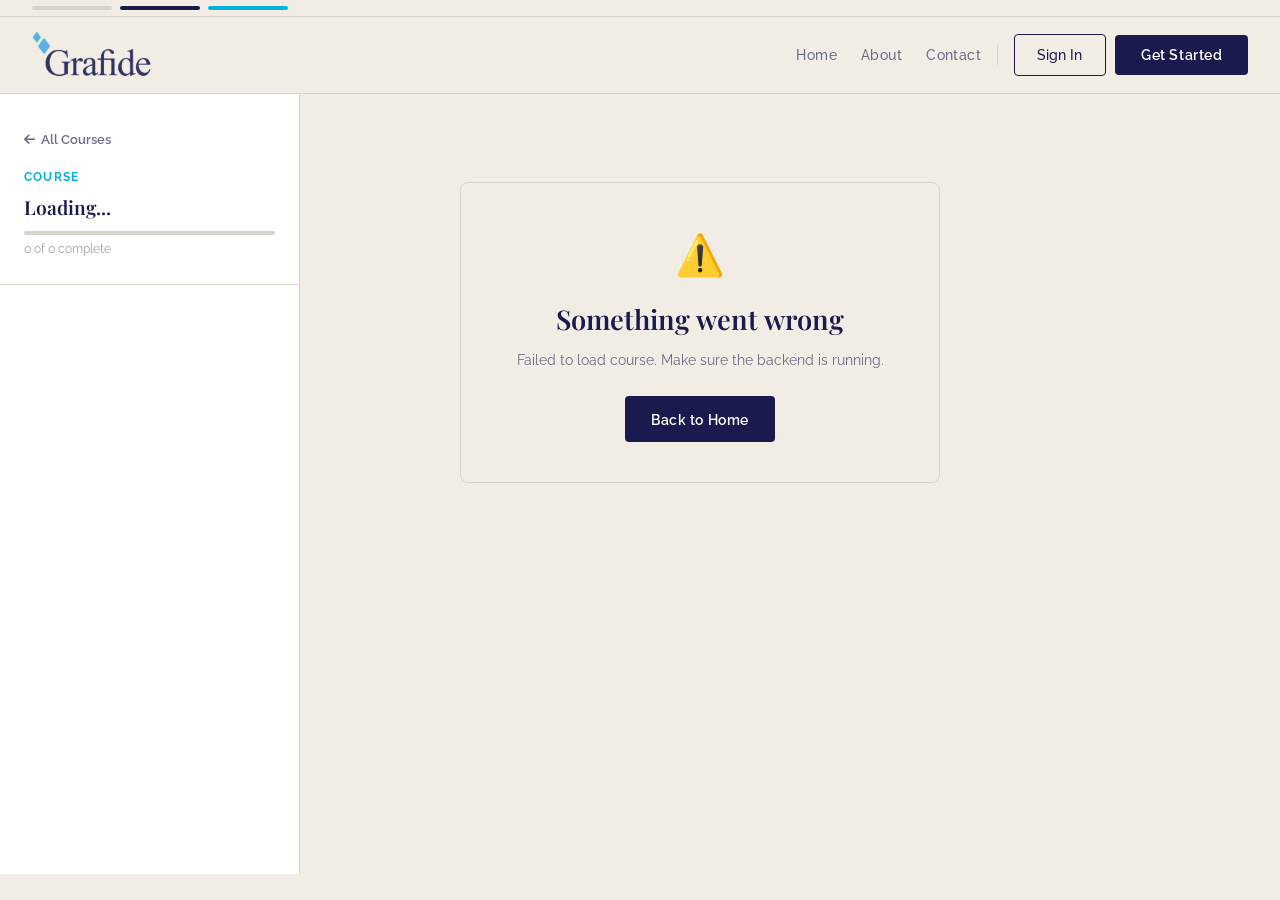
<file: frontend/pages/course.html>
<!DOCTYPE html>
<html lang="en">
<head>
  <meta charset="UTF-8" />
  <meta name="viewport" content="width=device-width, initial-scale=1.0" />
  <title>Course — Grafide</title>

  <!-- Primary SEO -->
<meta name="description" content="Grafide — learn graphics design with structured courses, video tutorials, and verified certificates. CorelDRAW, Photoshop, Illustrator, Word, Canva." />
<meta name="keywords" content="graphics design, learn design, Photoshop tutorial, CorelDRAW, Adobe Illustrator, Canva, design certificate, online design course" />
<meta name="author" content="Grafide" />
<meta name="robots" content="index, follow" />
 
<!-- Open Graph (social sharing) -->
<meta property="og:type"        content="website" />
<meta property="og:site_name"   content="Grafide" />
<meta property="og:title"       content="Grafide — Learn Graphics Design" />
<meta property="og:description" content="Structured design courses, embedded tutorials, and verifiable certificates. Free to start." />
<meta property="og:url"         content="https://grafide.com/" />
<meta property="og:image"       content="https://grafide.com/images/og-image.png" />
 
<!-- Twitter Card -->
<meta name="twitter:card"        content="summary_large_image" />
<meta name="twitter:title"       content="Grafide — Learn Graphics Design" />
<meta name="twitter:description" content="Structured design courses, embedded tutorials, and verifiable certificates." />
<meta name="twitter:image"       content="https://grafide.com/images/og-image.png" />
 
<!-- Canonical -->
<link rel="canonical" href="https://grafide.com/" />
  <link rel="preconnect" href="https://fonts.googleapis.com" />
  <link rel="preconnect" href="https://fonts.gstatic.com" crossorigin />
  <link href="https://fonts.googleapis.com/css2?family=Playfair+Display:wght@400;600;700&family=Raleway:wght@300;400;500;600&display=swap" rel="stylesheet" />
  <link rel="stylesheet" href="https://cdnjs.cloudflare.com/ajax/libs/font-awesome/6.4.0/css/all.min.css" />
  <link rel="stylesheet" href="../css/main.css" />
  <link rel="stylesheet" href="../css/course.css" />
  <link rel="apple-touch-icon" sizes="180x180" href="../apple-touch-icon.png">
  <link rel="icon" type="image/png" sizes="32x32" href="../favicon-32x32.png">
  <link rel="icon" type="image/png" sizes="16x16" href="../favicon-16x16.png">
  <link rel="shortcut icon" href="../favicon.ico">
  <link rel="manifest" href="../site.webmanifest">
  <meta name="theme-color" content="#ffffff" />
</head>
<body>

  <!-- AUTH MODAL -->
  <div class="modal-overlay" id="authModal">
  <div class="modal-box">
    <button class="modal-close" id="closeModal">&times;</button>

    <!-- LOGIN PANEL -->
    <div class="auth-panel" id="loginPanel">
      <p class="auth-eyebrow">Welcome back</p>
      <h2 class="auth-title">Sign in to Grafide</h2>
      <div class="auth-field">
        <label>Email</label>
        <input type="email" id="loginEmail" placeholder="you@example.com" />
      </div>
      <div class="auth-field">
        <label>
          Password
          <a href="forgot-password.html"
             style="float:right;font-size:0.78rem;font-weight:500;color:var(--cyan);">
            Forgot password?
          </a>
        </label>
        <input type="password" id="loginPassword" placeholder="••••••••" />
      </div>
      <button class="btn-primary full" id="loginBtn">Sign In</button>
      <p class="auth-switch">No account? <span onclick="switchPanel('signup')">Create one</span></p>
      <div id="loginError" class="auth-error"></div>
    </div>

    <!-- SIGNUP PANEL -->
    <div class="auth-panel hidden" id="signupPanel">
      <p class="auth-eyebrow">Join the community</p>
      <h2 class="auth-title">Create your account</h2>
      <div class="auth-field">
        <label>Full Name</label>
        <input type="text" id="signupName" placeholder="Your name" />
      </div>
      <div class="auth-field">
        <label>Email</label>
        <input type="email" id="signupEmail" placeholder="you@example.com" />
      </div>
      <div class="auth-field">
        <label>Password</label>
        <input type="password" id="signupPassword" placeholder="Min. 8 characters" />
      </div>

      <!-- TERMS CHECKBOX -->
      <div class="auth-terms">
        <label class="auth-terms-label">
          <input type="checkbox" id="signupTerms" />
          <span>
            I agree to Grafide's
            <a href="terms.html" target="_blank">Terms of Use</a>
            and
            <a href="privacy.html" target="_blank">Privacy Policy</a>
          </span>
        </label>
      </div>

      <button class="btn-primary full" id="signupBtn">Create Account</button>
      <p class="auth-switch">Already have an account? <span onclick="switchPanel('login')">Sign in</span></p>
      <div id="signupError" class="auth-error"></div>
    </div>

  </div>
</div>

  <!-- NAVBAR -->
  <nav class="navbar">
    <div class="nav-accent-bars">
      <span class="bar bar-white"></span>
      <span class="bar bar-navy"></span>
      <span class="bar bar-cyan"></span>
    </div>
    <div class="nav-inner">
      <a href="../index.html" class="nav-logo">
        <img src="../images/logo.png" alt="Grafide" width="120" />
      </a>

      <ul class="nav-links" id="navLinks">
        <li><a href="../index.html">Home</a></li>
        <li><a href="about.html">About</a></li>
        <li><a href="contact.html">Contact</a></li>
      </ul>
      <div class="nav-divider" id="navDivider"></div>
      <div class="nav-auth" id="navAuth">
        <button class="btn-ghost" onclick="openModal('login')">Sign In</button>
        <button class="btn-primary" onclick="openModal('signup')">Get Started</button>
      </div>

      <div class="nav-user hidden" id="navUser">
        <div class="nav-user-links">
          <a href="../index.html">Home</a>
          <a href="about.html">About</a>
          <a href="contact.html">Contact</a>
        </div>
        <div class="nav-user-divider"></div>
        <a href="dashboard.html" class="btn-dashboard">
          <i class="fa-solid fa-gauge"></i> Dashboard
        </a>
        <span class="user-greeting">Hi, <strong id="userName"></strong></span>
        <button class="btn-ghost"
                style="font-size:0.82rem;padding:0.45rem 1rem;"
                onclick="logout()">Sign Out</button>
      </div>

      <button class="nav-burger" id="navBurger" aria-label="Menu">
        <span></span><span></span><span></span>
      </button>
    </div>

    <div class="nav-mobile" id="navMobile">
      <a href="../index.html">Home</a>
      <a href="about.html">About</a>
      <a href="contact.html">Contact</a>
      <a href="dashboard.html">Dashboard</a>
      <div class="mobile-auth">
        <button class="btn-primary"
                onclick="openModal('signup');document.getElementById('navMobile').classList.remove('open')">
          Get Started
        </button>
        <button class="btn-ghost"
                onclick="openModal('login');document.getElementById('navMobile').classList.remove('open')">
          Sign In
        </button>
      </div>
    </div>
  </nav>

  <!-- COURSE LAYOUT -->
  <div class="course-page">

    <!-- SIDEBAR -->
    <aside class="course-sidebar" id="courseSidebar">
      <div class="sidebar-tool-header">
        <a href="../index.html" class="sidebar-back">
          <i class="fa-solid fa-arrow-left"></i> All Courses
        </a>
        <p class="lesson-eyebrow" style="margin-top:1rem;">Course</p>
        <h3 class="sidebar-tool-name" id="sidebarToolName">Loading...</h3>
        <div class="sidebar-progress-bar">
          <div class="sidebar-progress-fill" id="sidebarProgressFill" style="width:0%"></div>
        </div>
        <p class="sidebar-progress-text" id="sidebarProgressText">0 of 0 complete</p>
      </div>
      <div id="sidebarLevels"></div>
    </aside>

    <!-- MAIN -->
    <main class="course-main" id="courseMain">
      <div class="course-loading">
        <div class="loading-spinner"></div>
        <p>Loading course...</p>
      </div>
    </main>

  </div>

  <!-- QUIZ MODAL -->
  <div class="modal-overlay" id="quizModal" style="z-index:800;">
    <div class="modal-box" style="max-width:600px;">
      <div class="quiz-modal-header">
        <p class="auth-eyebrow">Level Assessment</p>
        <h2 class="auth-title" id="quizModalTitle">Quiz</h2>
      </div>
      <div id="quizBody"></div>
      <div id="quizResult" class="hidden"></div>
    </div>
  </div>

  <script src="../js/config.js"></script>
  <script src="../js/main.js"></script>
  <script src="../js/course.js"></script>
</body>
</html>
</file>
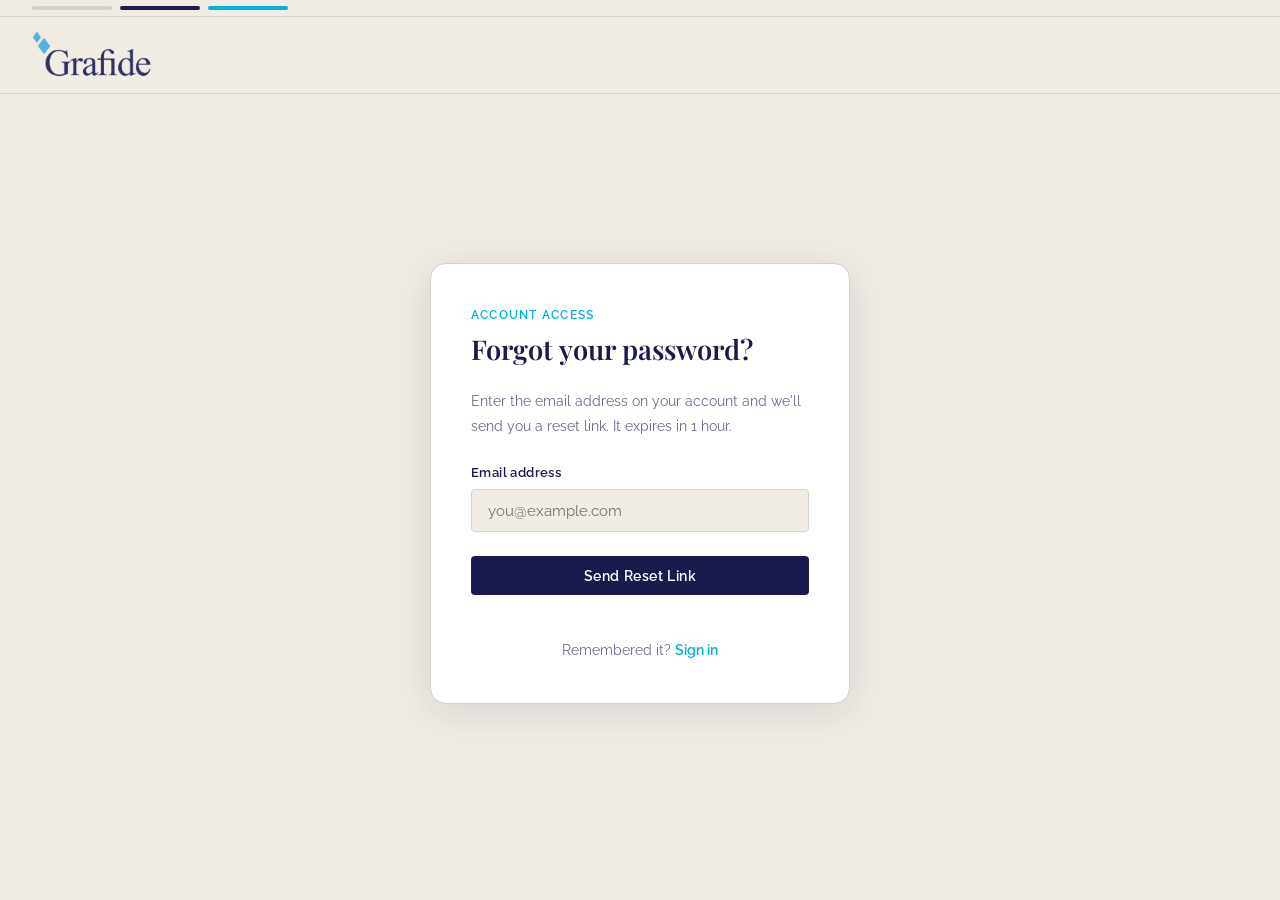
<file: frontend/pages/forgot-password.html>
<!DOCTYPE html>
<html lang="en">
<head>
  <meta charset="UTF-8" />
  <meta name="viewport" content="width=device-width, initial-scale=1.0" />
  <title>Forgot Password — Grafide</title>
  <link rel="preconnect" href="https://fonts.googleapis.com" />
  <link rel="preconnect" href="https://fonts.gstatic.com" crossorigin />
  <link href="https://fonts.googleapis.com/css2?family=Playfair+Display:wght@400;600;700&family=Raleway:wght@300;400;500;600&display=swap" rel="stylesheet" />
  <link rel="stylesheet" href="../css/main.css" />
</head>
<body>

  <nav class="navbar">
    <div class="nav-accent-bars">
      <span class="bar bar-white"></span>
      <span class="bar bar-navy"></span>
      <span class="bar bar-cyan"></span>
    </div>
    <div class="nav-inner">
      <a href="../index.html" class="nav-logo">
        <img src="../images/logo.png" alt="Grafide" width="120" />
      </a>
    </div>
  </nav>

  <div class="auth-page-wrap">
    <div class="auth-page-box" id="requestBox">
      <p class="auth-eyebrow">Account access</p>
      <h2 class="auth-title">Forgot your password?</h2>
      <p style="color:var(--text-muted);font-size:0.9rem;margin-bottom:1.5rem;line-height:1.7;">
        Enter the email address on your account and we'll send you a reset link. It expires in 1 hour.
      </p>
      <div class="auth-field">
        <label>Email address</label>
        <input type="email" id="forgotEmail" placeholder="you@example.com" />
      </div>
      <button class="btn-primary full" id="sendResetBtn" onclick="requestReset()">
        Send Reset Link
      </button>
      <div id="forgotError" class="auth-error"></div>
      <p class="auth-switch" style="margin-top:1.25rem;">
        Remembered it? <a href="../index.html" onclick="openModal('login');return false;"
           style="color:var(--cyan);font-weight:600;">Sign in</a>
      </p>
    </div>

    <!-- Success state -->
    <div class="auth-page-box hidden" id="successBox">
      <div style="text-align:center;">
        <div style="font-size:3rem;margin-bottom:1rem;">📬</div>
        <h2 class="auth-title" style="text-align:center;">Check your inbox</h2>
        <p style="color:var(--text-muted);font-size:0.92rem;line-height:1.75;margin-bottom:1.5rem;">
          If that email is registered with Grafide, a password reset link is on its way.
          Check your spam folder if you don't see it within a few minutes.
        </p>
        <a href="../index.html" class="btn-primary" style="display:inline-flex;">
          Back to Home
        </a>
      </div>
    </div>
  </div>

  <script>
    const API = 'http://localhost:8080/api';

    async function requestReset() {
      const email = document.getElementById('forgotEmail').value.trim();
      const errEl = document.getElementById('forgotError');
      const btn   = document.getElementById('sendResetBtn');

      if (!email) { errEl.textContent = 'Please enter your email address.'; return; }

      btn.textContent = 'Sending...';
      btn.disabled    = true;

      try {
        await fetch(`${API}/auth/forgot-password`, {
          method:  'POST',
          headers: { 'Content-Type': 'application/json' },
          body:    JSON.stringify({ email })
        });
        // Always show success — don't reveal if email exists
        document.getElementById('requestBox').classList.add('hidden');
        document.getElementById('successBox').classList.remove('hidden');
      } catch {
        errEl.textContent = 'Network error. Please try again.';
        btn.textContent   = 'Send Reset Link';
        btn.disabled      = false;
      }
    }

    document.getElementById('forgotEmail')?.addEventListener('keydown', e => {
      if (e.key === 'Enter') requestReset();
    });
  </script>

  <style>
    .auth-page-wrap {
      min-height: calc(100vh - 120px);
      display: flex;
      align-items: center;
      justify-content: center;
      padding: 3rem 1.5rem;
    }
    .auth-page-box {
      background: var(--white);
      border: 1.5px solid var(--border);
      border-radius: var(--radius-lg);
      padding: 2.5rem;
      width: 100%;
      max-width: 420px;
      box-shadow: var(--shadow-lift);
    }
  </style>
</body>
</html>
</file>
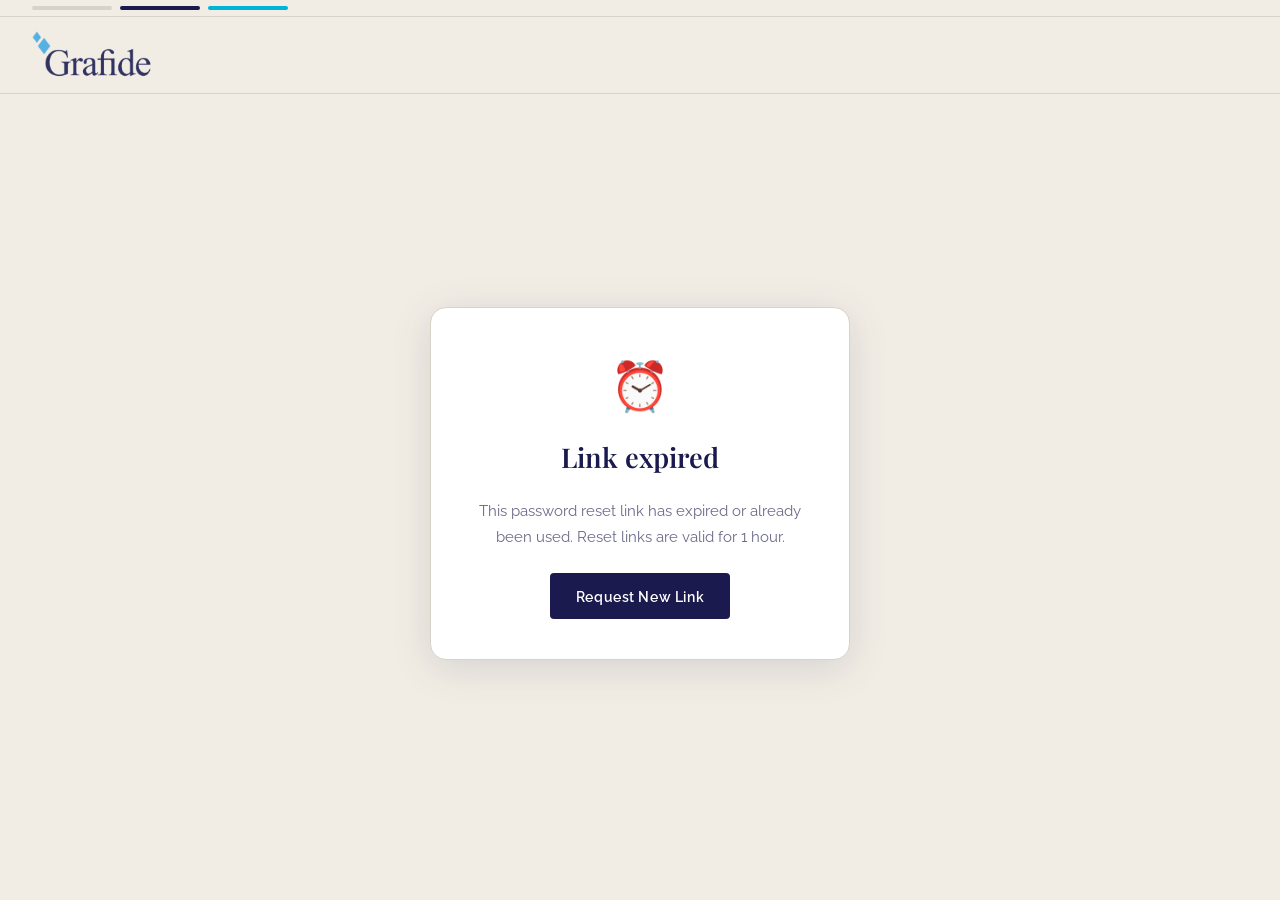
<file: frontend/pages/reset-password.html>
<!DOCTYPE html>
<html lang="en">
<head>
  <meta charset="UTF-8" />
  <meta name="viewport" content="width=device-width, initial-scale=1.0" />
  <title>Reset Password — Grafide</title>
  <link rel="preconnect" href="https://fonts.googleapis.com" />
  <link rel="preconnect" href="https://fonts.gstatic.com" crossorigin />
  <link href="https://fonts.googleapis.com/css2?family=Playfair+Display:wght@400;600;700&family=Raleway:wght@300;400;500;600&display=swap" rel="stylesheet" />
  <link rel="stylesheet" href="../css/main.css" />
</head>
<body>

  <nav class="navbar">
    <div class="nav-accent-bars">
      <span class="bar bar-white"></span>
      <span class="bar bar-navy"></span>
      <span class="bar bar-cyan"></span>
    </div>
    <div class="nav-inner">
      <a href="../index.html" class="nav-logo">
        <img src="../images/logo.png" alt="Grafide" width="120" />
      </a>
    </div>
  </nav>

  <div class="auth-page-wrap">

    <!-- Validating token -->
    <div class="auth-page-box" id="loadingBox">
      <div style="text-align:center;padding:2rem 0;">
        <div class="loading-spinner" style="margin:0 auto 1rem;width:32px;height:32px;border:3px solid var(--border);border-top-color:var(--cyan);border-radius:50%;animation:spin 0.7s linear infinite;"></div>
        <p style="color:var(--text-muted);">Validating your reset link...</p>
      </div>
    </div>

    <!-- Invalid / expired token -->
    <div class="auth-page-box hidden" id="invalidBox">
      <div style="text-align:center;">
        <div style="font-size:3rem;margin-bottom:1rem;">⏰</div>
        <h2 class="auth-title" style="text-align:center;">Link expired</h2>
        <p style="color:var(--text-muted);font-size:0.92rem;line-height:1.75;margin-bottom:1.5rem;">
          This password reset link has expired or already been used.
          Reset links are valid for 1 hour.
        </p>
        <a href="forgot-password.html" class="btn-primary" style="display:inline-flex;">
          Request New Link
        </a>
      </div>
    </div>

    <!-- Reset form -->
    <div class="auth-page-box hidden" id="resetBox">
      <p class="auth-eyebrow">Security</p>
      <h2 class="auth-title">Set new password</h2>
      <p style="color:var(--text-muted);font-size:0.88rem;margin-bottom:1.5rem;">
        Resetting password for <strong id="resetEmail"></strong>
      </p>
      <div class="auth-field">
        <label>New Password</label>
        <input type="password" id="newPassword" placeholder="Min. 8 characters" />
      </div>
      <div class="auth-field">
        <label>Confirm Password</label>
        <input type="password" id="confirmPassword" placeholder="Repeat your password" />
      </div>
      <button class="btn-primary full" id="resetBtn" onclick="submitReset()">
        Set New Password
      </button>
      <div id="resetError" class="auth-error"></div>
    </div>

    <!-- Success -->
    <div class="auth-page-box hidden" id="doneBox">
      <div style="text-align:center;">
        <div style="font-size:3rem;margin-bottom:1rem;">✅</div>
        <h2 class="auth-title" style="text-align:center;">Password updated</h2>
        <p style="color:var(--text-muted);font-size:0.92rem;line-height:1.75;margin-bottom:1.5rem;">
          Your password has been reset successfully. You can now sign in with your new password.
        </p>
        <a href="../index.html" class="btn-primary" style="display:inline-flex;">
          Sign In
        </a>
      </div>
    </div>

  </div>

  <script>
    const API   = 'http://localhost:8080/api';
    const token = new URLSearchParams(window.location.search).get('token');

    function showBox(id) {
      ['loadingBox','invalidBox','resetBox','doneBox'].forEach(b => {
        document.getElementById(b).classList.add('hidden');
      });
      document.getElementById(id).classList.remove('hidden');
    }

    async function validateToken() {
      if (!token) { showBox('invalidBox'); return; }
      try {
        const res  = await fetch(`${API}/auth/reset-password/validate?token=${token}`);
        const data = await res.json();
        if (data.valid) {
          document.getElementById('resetEmail').textContent = data.email;
          showBox('resetBox');
        } else {
          showBox('invalidBox');
        }
      } catch {
        showBox('invalidBox');
      }
    }

    async function submitReset() {
      const password  = document.getElementById('newPassword').value;
      const confirm   = document.getElementById('confirmPassword').value;
      const errEl     = document.getElementById('resetError');
      const btn       = document.getElementById('resetBtn');

      if (!password || password.length < 8) {
        errEl.textContent = 'Password must be at least 8 characters.'; return;
      }
      if (password !== confirm) {
        errEl.textContent = 'Passwords do not match.'; return;
      }

      btn.textContent = 'Saving...';
      btn.disabled    = true;

      try {
        const res  = await fetch(`${API}/auth/reset-password`, {
          method:  'POST',
          headers: { 'Content-Type': 'application/json' },
          body:    JSON.stringify({ token, password })
        });
        const data = await res.json();

        if (res.ok) {
          showBox('doneBox');
        } else {
          errEl.textContent = data.message || 'Reset failed. Please try again.';
          btn.textContent   = 'Set New Password';
          btn.disabled      = false;
        }
      } catch {
        errEl.textContent = 'Network error. Please try again.';
        btn.textContent   = 'Set New Password';
        btn.disabled      = false;
      }
    }

    document.getElementById('confirmPassword')?.addEventListener('keydown', e => {
      if (e.key === 'Enter') submitReset();
    });

    validateToken();
  </script>

  <style>
    .auth-page-wrap {
      min-height: calc(100vh - 120px);
      display: flex; align-items: center; justify-content: center;
      padding: 3rem 1.5rem;
    }
    .auth-page-box {
      background: var(--white); border: 1.5px solid var(--border);
      border-radius: var(--radius-lg); padding: 2.5rem;
      width: 100%; max-width: 420px; box-shadow: var(--shadow-lift);
    }
    @keyframes spin { to { transform: rotate(360deg); } }
  </style>
</body>
</html>
</file>
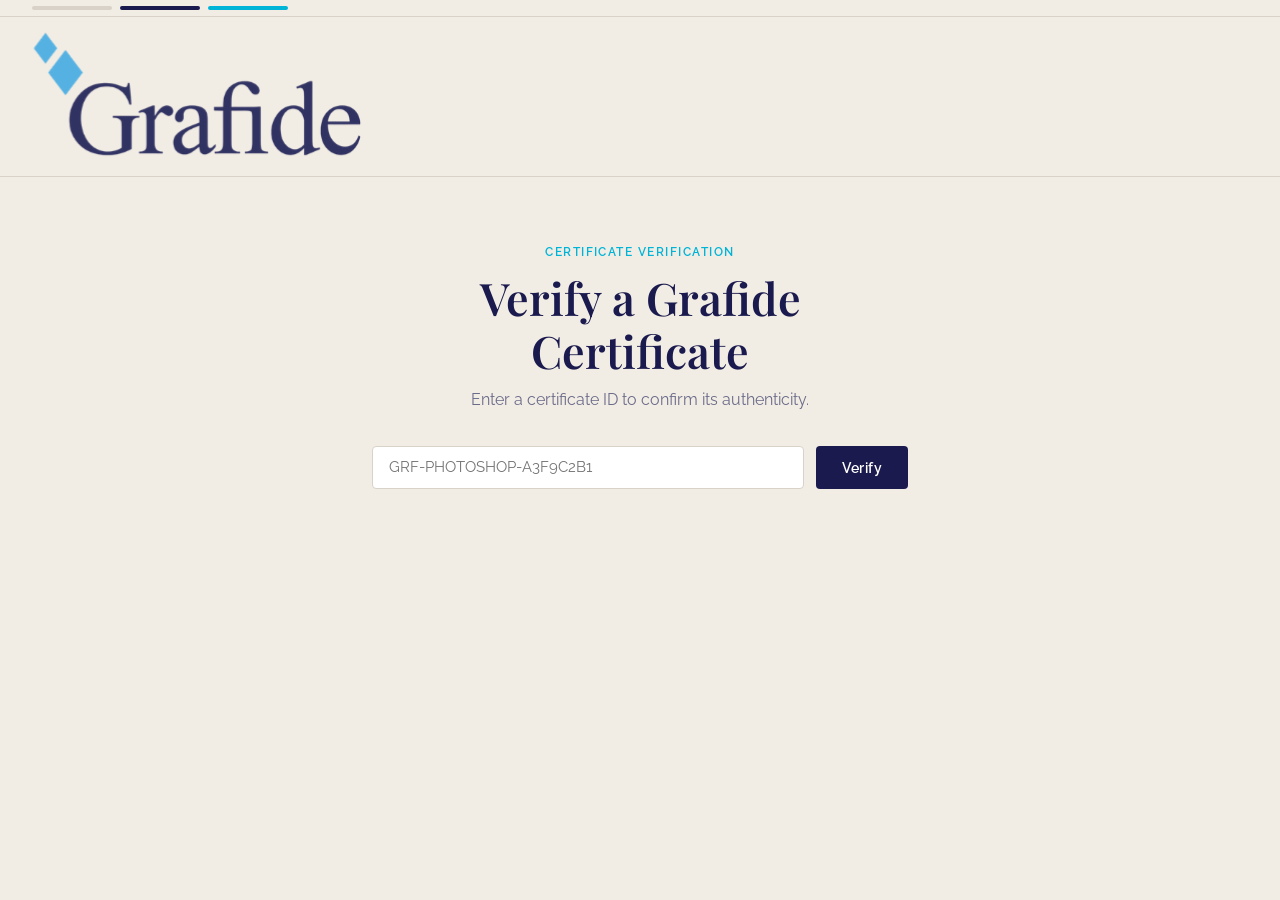
<file: frontend/pages/verify.html>
<!DOCTYPE html>
<html lang="en">
<head>
  <meta charset="UTF-8" />
  <meta name="viewport" content="width=device-width, initial-scale=1.0" />
  <title>Verify Certificate — Grafide</title>
  <link rel="preconnect" href="https://fonts.googleapis.com" />
  <link rel="preconnect" href="https://fonts.gstatic.com" crossorigin />
  <link href="https://fonts.googleapis.com/css2?family=Playfair+Display:wght@400;600;700&family=Raleway:wght@300;400;500;600&display=swap" rel="stylesheet" />
  <link rel="stylesheet" href="https://cdnjs.cloudflare.com/ajax/libs/font-awesome/6.4.0/css/all.min.css" />
  <link rel="stylesheet" href="../css/main.css" />
  <link rel="apple-touch-icon" sizes="180x180" href="../apple-touch-icon.png">
  <link rel="icon" type="image/png" sizes="32x32" href="../favicon-32x32.png">
  <link rel="icon" type="image/png" sizes="16x16" href="../favicon-16x16.png">
  <link rel="shortcut icon" href="../favicon.ico">
  <link rel="manifest" href="../site.webmanifest">
  <meta name="theme-color" content="#ffffff" />
</head>
<body>

  <nav class="navbar">
    <div class="nav-accent-bars">
      <span class="bar bar-white"></span>
      <span class="bar bar-navy"></span>
      <span class="bar bar-cyan"></span>
    </div>
    <div class="nav-inner">
      <a href="../index.html" class="nav-logo">
        <img src="../images/logo.png" alt="Grafide logo" class="logo-img" />
      </a>
    </div>
  </nav>

  <section style="max-width:600px;margin:4rem auto;padding:0 2rem;">
    <p class="section-eyebrow" style="text-align:center;">Certificate Verification</p>
    <h2 style="text-align:center;margin-bottom:0.5rem;">Verify a Grafide Certificate</h2>
    <p style="text-align:center;margin-bottom:2rem;">Enter a certificate ID to confirm its authenticity.</p>

    <div style="display:flex;gap:0.75rem;margin-bottom:2rem;">
      <input type="text" id="certInput" placeholder="GRF-PHOTOSHOP-A3F9C2B1"
             style="flex:1;padding:0.7rem 1rem;border:1.5px solid var(--border);border-radius:4px;
                    font-family:var(--font-body);font-size:0.95rem;background:var(--white);outline:none;" />
      <button class="btn-primary" onclick="verifyCert()">Verify</button>
    </div>

    <div id="verifyResult"></div>
  </section>

  <script>
    const API = 'http://localhost:8080/api';

    // Auto-fill from URL param
    const params = new URLSearchParams(window.location.search);
    const idParam = params.get('id');
    if (idParam) {
      document.getElementById('certInput').value = idParam;
      window.addEventListener('DOMContentLoaded', verifyCert);
    }

    async function verifyCert() {
      const id  = document.getElementById('certInput').value.trim();
      const el  = document.getElementById('verifyResult');
      if (!id) return;

      el.innerHTML = `<div style="text-align:center;padding:2rem;color:var(--text-light);">Checking...</div>`;

      try {
        const res  = await fetch(`${API}/certificates/verify/${id}`);
        const data = await res.json();

        if (data.valid) {
          const issued = new Date(data.issuedAt).toLocaleDateString('en-GB',
            { day: 'numeric', month: 'long', year: 'numeric' });
          el.innerHTML = `
            <div class="cert-card">
              <div style="display:flex;align-items:center;justify-content:center;gap:8px;
                          background:rgba(0,180,216,0.1);border-radius:4px;padding:0.5rem 1rem;
                          margin-bottom:1.5rem;width:fit-content;margin-inline:auto;">
                <i class="fa-solid fa-circle-check" style="color:var(--cyan)"></i>
                <span style="font-size:0.82rem;font-weight:700;color:var(--cyan-dark);
                             text-transform:uppercase;letter-spacing:0.07em;">Verified Certificate</span>
              </div>
              <div class="cert-logo"><img src="../images/logo.png" alt="Grafide logo" class="logo-img cert-logo-img" /></div>
              <p class="cert-title-text">This certifies that</p>
              <h3 class="cert-name">${data.studentName}</h3>
              <p class="cert-course">has successfully completed</p>
              <h3 style="font-family:var(--font-display);color:var(--navy);font-size:1.5rem;margin-bottom:0.5rem;">
                ${data.courseName}
              </h3>
              <p style="font-size:0.85rem;color:var(--text-muted);">Issued on ${issued}</p>
              <p class="cert-id">Certificate ID: <strong>${id}</strong></p>
            </div>`;
        } else {
          el.innerHTML = `
            <div class="auth-wall" style="border-color:#c0392b;">
              <div style="font-size:2.5rem;margin-bottom:1rem;">❌</div>
              <h3>Certificate Not Found</h3>
              <p>No certificate with this ID exists in the Grafide system. Double-check the ID and try again.</p>
            </div>`;
        }
      } catch {
        el.innerHTML = `<div class="auth-wall"><p>Verification service unavailable. Please try again later.</p></div>`;
      }
    }

    document.getElementById('certInput')?.addEventListener('keydown', e => {
      if (e.key === 'Enter') verifyCert();
    });
  </script>
</body>
</html>
</file>
<file: frontend/css/main.css>
/* ============================================
   GRAFIDE — Main Stylesheet v4
   Nav restructure + polish round
   ============================================ */

:root {
  --cream:       #F2EDE4;
  --cream-dark:  #E8E1D5;
  --navy:        #1A1A4E;
  --navy-light:  #2D2D6B;
  --cyan:        #00B4D8;
  --cyan-dark:   #0096B4;
  --white:       #FFFFFF;
  --text-main:   #1A1A4E;
  --text-muted:  #6B6B8A;
  --text-light:  #9999AA;
  --border:      #D8D2C8;

  --font-display: 'Playfair Display', 'Times New Roman', serif;
  --font-body:    'Raleway', sans-serif;

  --radius-sm:   4px;
  --radius-md:   8px;
  --radius-lg:   16px;

  --shadow-card: 0 2px 20px rgba(26,26,78,0.07);
  --shadow-lift: 0 8px 40px rgba(26,26,78,0.13);
  --transition:  0.22s ease;
}

*, *::before, *::after { box-sizing: border-box; margin: 0; padding: 0; }
html { scroll-behavior: smooth; }
body {
  background-color: var(--cream);
  color: var(--text-main);
  font-family: var(--font-body);
  font-size: 16px;
  line-height: 1.6;
  -webkit-font-smoothing: antialiased;
}
img { display: block; max-width: 100%; }
a { color: inherit; text-decoration: none; }
ul { list-style: none; }
button { cursor: pointer; border: none; background: none; font-family: var(--font-body); }
h1,h2,h3,h4 { font-family: var(--font-display); line-height: 1.2; color: var(--navy); }
h1 { font-size: clamp(2.4rem, 5vw, 4rem); font-weight: 700; }
h2 { font-size: clamp(1.8rem, 3.5vw, 2.8rem); font-weight: 600; }
h3 { font-size: clamp(1.3rem, 2.5vw, 1.7rem); font-weight: 600; }
h4 { font-size: 1.1rem; font-weight: 600; }
p  { color: var(--text-muted); line-height: 1.75; }
em { font-style: italic; color: var(--cyan); }

/* ---- BUTTONS ---- */
.btn-primary {
  display: inline-flex; align-items: center; gap: 8px;
  background: var(--navy); color: var(--white);
  font-family: var(--font-body); font-size: 0.9rem;
  font-weight: 600; letter-spacing: 0.04em;
  padding: 0.7rem 1.6rem; border-radius: var(--radius-sm);
  transition: background var(--transition), transform var(--transition);
}
.btn-primary:hover { background: var(--navy-light); transform: translateY(-1px); }
.btn-primary.large { font-size: 1rem; padding: 0.9rem 2rem; }
.btn-primary.full  { width: 100%; justify-content: center; margin-top: 0.5rem; }

.btn-ghost {
  display: inline-flex; align-items: center; gap: 8px;
  background: transparent; color: var(--navy);
  font-family: var(--font-body); font-size: 0.9rem;
  font-weight: 500; padding: 0.7rem 1.4rem;
  border-radius: var(--radius-sm); border: 1.5px solid var(--navy);
  transition: background var(--transition), color var(--transition);
}
.btn-ghost:hover { background: var(--navy); color: var(--white); }
.btn-ghost.large  { font-size: 1rem; padding: 0.9rem 1.8rem; }
.btn-ghost.small  { font-size: 0.8rem; padding: 0.45rem 1rem; }

.hidden { display: none !important; }
.container { max-width: 1200px; margin: 0 auto; padding: 0 2rem; }

/* ============================================
   NAV ACCENT BARS
   ============================================ */
.nav-accent-bars {
  display: flex; gap: 8px;
  padding: 6px 2rem;
  background: var(--cream);
  border-bottom: 1px solid var(--border);
}
.bar { display: block; height: 4px; border-radius: 2px; }
.bar-white { width: 80px; background: var(--border); }
.bar-navy  { width: 80px; background: var(--navy); }
.bar-cyan  { width: 80px; background: var(--cyan); }

/* ============================================
   NAVBAR — Restructured
   Logo left | Nav links + auth right (always)
   ============================================ */
.navbar {
  position: sticky; top: 0; z-index: 900;
  background: var(--cream);
  border-bottom: 1px solid var(--border);
}

.nav-inner {
  display: flex; align-items: center;
  padding: 0.9rem 2rem;
  max-width: 1400px; margin: 0 auto;
  gap: 1rem;
}

/* Logo */
.nav-logo {
  font-family: var(--font-display);
  font-size: 1.6rem; font-weight: 700;
  color: var(--navy);
  display: flex; align-items: center; gap: 4px;
  flex-shrink: 0; margin-right: auto;
}
.logo-diamond { color: var(--cyan); font-size: 0.8em; letter-spacing: -2px; }

/* ---- LOGGED OUT STATE ---- */
/* nav-links: Home, About, Contact sit inline with auth buttons */
.nav-links {
  display: flex; align-items: center; gap: 1.5rem;
}
.nav-links a {
  font-size: 0.88rem; font-weight: 500;
  color: var(--text-muted); letter-spacing: 0.03em;
  transition: color var(--transition);
  white-space: nowrap;
}
.nav-links a:hover,
.nav-links a.active { color: var(--navy); }

.nav-divider {
  width: 1px; height: 20px;
  background: var(--border);
  flex-shrink: 0;
}

.nav-auth {
  display: flex; align-items: center; gap: 0.6rem;
  flex-shrink: 0;
}

/* ---- LOGGED IN STATE ---- */
/* nav-user: Home, About, Contact, Dashboard, Hi Name, Sign Out */
.nav-user {
  display: flex; align-items: center; gap: 0.5rem;
  flex-wrap: nowrap;
}
.nav-user-links {
  display: flex; align-items: center; gap: 1.25rem;
  margin-right: 0.75rem;
}
.nav-user-links a {
  font-size: 0.88rem; font-weight: 500;
  color: var(--text-muted);
  transition: color var(--transition);
  white-space: nowrap;
}
.nav-user-links a:hover,
.nav-user-links a.active { color: var(--navy); }

.nav-user-divider {
  width: 1px; height: 20px;
  background: var(--border); flex-shrink: 0;
}

.user-greeting {
  font-size: 0.85rem; color: var(--text-muted);
  white-space: nowrap; padding: 0 0.25rem;
}
.user-greeting strong { color: var(--navy); }

/* Dashboard pill button */
.btn-dashboard {
  display: inline-flex; align-items: center; gap: 6px;
  font-size: 0.82rem; font-weight: 600;
  color: var(--navy); padding: 0.45rem 1rem;
  border-radius: var(--radius-sm);
  border: 1.5px solid var(--border);
  background: var(--white);
  transition: border-color var(--transition), background var(--transition);
  white-space: nowrap;
}
.btn-dashboard:hover { border-color: var(--cyan); background: rgba(0,180,216,0.05); }
.btn-dashboard i { color: var(--cyan); font-size: 0.78rem; }

/* Burger */
.nav-burger {
  display: none; flex-direction: column; gap: 5px;
  padding: 6px; margin-left: 0.5rem;
}
.nav-burger span {
  display: block; width: 24px; height: 2px;
  background: var(--navy); border-radius: 2px;
  transition: transform var(--transition), opacity var(--transition);
}

/* Mobile menu */
.nav-mobile {
  display: none; flex-direction: column; gap: 0.25rem;
  padding: 1rem 2rem 1.5rem;
  border-top: 1px solid var(--border);
  background: var(--cream);
}
.nav-mobile.open { display: flex; }
.nav-mobile a {
  font-size: 0.95rem; font-weight: 500;
  color: var(--navy); padding: 0.5rem 0;
  border-bottom: 1px solid var(--border);
}
.nav-mobile a:last-of-type { border-bottom: none; }
.nav-mobile .mobile-auth {
  display: flex; gap: 0.75rem; margin-top: 1rem; flex-wrap: wrap;
}

/* ============================================
   AUTH MODAL
   ============================================ */
.modal-overlay {
  position: fixed; inset: 0;
  background: rgba(26,26,78,0.55);
  backdrop-filter: blur(4px);
  z-index: 1000;
  display: flex; align-items: center; justify-content: center;
  opacity: 0; pointer-events: none;
  transition: opacity 0.25s ease;
}
.modal-overlay.active { opacity: 1; pointer-events: all; }

.modal-box {
  background: var(--white); border-radius: var(--radius-lg);
  padding: 2.5rem; width: 100%; max-width: 420px;
  position: relative; box-shadow: var(--shadow-lift);
  transform: translateY(16px);
  transition: transform 0.25s ease;
}
.modal-overlay.active .modal-box { transform: translateY(0); }

.modal-close {
  position: absolute; top: 1rem; right: 1.2rem;
  font-size: 1.4rem; color: var(--text-light); line-height: 1;
  transition: color var(--transition);
}
.modal-close:hover { color: var(--navy); }

.auth-eyebrow {
  font-size: 0.78rem; font-weight: 600;
  letter-spacing: 0.1em; text-transform: uppercase;
  color: var(--cyan); margin-bottom: 0.4rem;
}
.auth-title { font-size: 1.7rem; margin-bottom: 1.5rem; color: var(--navy); }

.auth-field { display: flex; flex-direction: column; gap: 6px; margin-bottom: 1rem; }
.auth-field label {
  font-size: 0.82rem; font-weight: 600;
  color: var(--text-main); letter-spacing: 0.03em;
}
.auth-field input {
  padding: 0.7rem 1rem;
  border: 1.5px solid var(--border); border-radius: var(--radius-sm);
  font-family: var(--font-body); font-size: 0.95rem;
  color: var(--text-main); background: var(--cream);
  transition: border-color var(--transition); outline: none;
}
.auth-field input:focus { border-color: var(--cyan); }

.auth-switch { font-size: 0.85rem; color: var(--text-muted); margin-top: 1rem; text-align: center; }
.auth-switch span { color: var(--cyan); font-weight: 600; cursor: pointer; }
.auth-switch span:hover { text-decoration: underline; }
.auth-error { font-size: 0.83rem; color: #c0392b; margin-top: 0.5rem; min-height: 1.2em; }

/* ============================================
   LOADING SKELETON
   ============================================ */
.skeleton {
  background: linear-gradient(90deg, var(--border) 25%, var(--cream-dark) 50%, var(--border) 75%);
  background-size: 200% 100%;
  animation: shimmer 1.4s infinite;
  border-radius: var(--radius-sm);
}
@keyframes shimmer { to { background-position: -200% 0; } }

.skeleton-card {
  background: var(--white);
  border: 1.5px solid var(--border);
  border-radius: var(--radius-md);
  padding: 1.75rem;
  display: flex; flex-direction: column; gap: 0.75rem;
}
.skeleton-line { height: 14px; }
.skeleton-line.short { width: 40%; }
.skeleton-line.medium { width: 65%; }
.skeleton-line.full { width: 100%; }
.skeleton-line.title { height: 22px; width: 55%; }

/* ============================================
   HERO
   ============================================ */
.hero {
  background: var(--cream);
  padding: 5rem 2rem 4rem;
  border-bottom: 1px solid var(--border);
}
.hero-inner { max-width: 1200px; margin: 0 auto; }
.hero-eyebrow {
  font-size: 0.78rem; font-weight: 600;
  letter-spacing: 0.12em; text-transform: uppercase;
  color: var(--cyan); margin-bottom: 1rem;
}
.hero-title { max-width: 600px; margin-bottom: 1.25rem; }
.hero-sub { max-width: 520px; font-size: 1.05rem; margin-bottom: 2rem; }
.hero-actions { display: flex; gap: 1rem; flex-wrap: wrap; margin-bottom: 3rem; }
.hero-brand-words {
  display: flex; gap: 2.5rem; flex-wrap: wrap;
  padding-top: 2rem; border-top: 1px solid var(--border);
}
.hero-brand-words span {
  font-family: var(--font-display);
  font-size: 0.95rem; font-style: italic;
  color: var(--text-muted); letter-spacing: 0.04em;
}

/* ============================================
   STATS STRIP
   ============================================ */
.stats-strip {
  display: flex; justify-content: center; align-items: center;
  background: var(--navy); padding: 1.5rem 2rem; flex-wrap: wrap;
}
.stat { display: flex; flex-direction: column; align-items: center; padding: 0 3rem; gap: 2px; }
.stat strong { font-family: var(--font-display); font-size: 1.5rem; color: var(--white); font-weight: 700; }
.stat span   { font-size: 0.78rem; color: rgba(255,255,255,0.6); letter-spacing: 0.06em; text-transform: uppercase; }
.stat-divider { width: 1px; height: 40px; background: rgba(255,255,255,0.15); }

/* ============================================
   COURSES
   ============================================ */
.courses { padding: 5rem 2rem; max-width: 1200px; margin: 0 auto; }

.section-header { margin-bottom: 3rem; }
.section-eyebrow {
  font-size: 0.78rem; font-weight: 600;
  letter-spacing: 0.12em; text-transform: uppercase;
  color: var(--cyan); margin-bottom: 0.5rem;
}
.section-title { margin-bottom: 0.75rem; }
.section-sub { max-width: 480px; font-size: 1rem; }

.courses-grid {
  display: grid;
  grid-template-columns: repeat(auto-fill, minmax(300px, 1fr));
  gap: 1.5rem;
}

.course-card {
  background: var(--white); border: 1.5px solid var(--border);
  border-radius: var(--radius-md); padding: 1.75rem;
  display: flex; flex-direction: column; gap: 0.75rem;
  transition: box-shadow var(--transition), transform var(--transition), border-color var(--transition);
}
.course-card:hover {
  box-shadow: var(--shadow-lift); transform: translateY(-3px); border-color: var(--cyan);
}
.course-card-top { display: flex; justify-content: space-between; align-items: center; }
.course-tag {
  font-size: 0.72rem; font-weight: 700;
  letter-spacing: 0.08em; text-transform: uppercase;
  color: var(--cyan-dark); background: rgba(0,180,216,0.1);
  padding: 3px 10px; border-radius: 20px;
}
.course-level-dots { display: flex; gap: 5px; }
.dot { width: 8px; height: 8px; border-radius: 50%; background: var(--border); }
.dot.active { background: var(--cyan); }
.course-name { font-size: 1.35rem; color: var(--navy); margin-top: 0.25rem; }
.course-desc { font-size: 0.88rem; line-height: 1.65; flex: 1; }
.course-meta { display: flex; gap: 1.25rem; font-size: 0.8rem; color: var(--text-light); font-weight: 500; }
.course-meta i { margin-right: 4px; color: var(--cyan); }
.course-cta {
  display: inline-flex; align-items: center; gap: 8px;
  font-size: 0.88rem; font-weight: 700; color: var(--navy);
  letter-spacing: 0.03em; margin-top: 0.5rem;
  transition: gap var(--transition), color var(--transition);
}
.course-cta:hover { color: var(--cyan); gap: 14px; }

/* ============================================
   HOW IT WORKS
   ============================================ */
.how-it-works { background: var(--navy); padding: 5rem 2rem; }
.how-it-works .section-eyebrow { color: var(--cyan); }
.how-it-works .section-title   { color: var(--white); }
.how-it-works .section-header  { margin-bottom: 3rem; }

.steps {
  max-width: 900px; margin: 0 auto;
  display: flex; align-items: flex-start; gap: 1rem; flex-wrap: wrap;
}
.step { flex: 1; min-width: 200px; display: flex; flex-direction: column; gap: 0.75rem; }
.step-num { font-family: var(--font-display); font-size: 2rem; font-style: italic; color: var(--cyan); line-height: 1; }
.step h4  { color: var(--white); font-size: 1.05rem; }
.step p   { color: rgba(255,255,255,0.6); font-size: 0.88rem; }
.step-arrow { color: rgba(255,255,255,0.2); font-size: 1.2rem; padding-top: 0.4rem; align-self: flex-start; margin-top: 0.5rem; }

/* ============================================
   FOOTER
   ============================================ */
.footer { background: var(--cream-dark); border-top: 1px solid var(--border); }
.footer-top {
  max-width: 1200px; margin: 0 auto;
  padding: 4rem 2rem;
  display: flex; gap: 4rem; flex-wrap: wrap;
}
.footer-brand { flex: 0 0 260px; display: flex; flex-direction: column; gap: 1rem; }
.footer-logo {
  font-family: var(--font-display); font-size: 1.5rem;
  font-weight: 700; color: var(--navy);
  display: flex; align-items: center; gap: 4px;
}
.footer-tagline { font-size: 0.85rem; color: var(--text-muted); line-height: 1.65; }
.footer-socials { display: flex; gap: 1rem; }
.footer-socials a {
  width: 36px; height: 36px; border: 1.5px solid var(--border);
  border-radius: 50%; display: flex; align-items: center; justify-content: center;
  color: var(--navy); font-size: 0.85rem;
  transition: background var(--transition), color var(--transition), border-color var(--transition);
}
.footer-socials a:hover { background: var(--navy); color: var(--white); border-color: var(--navy); }

.footer-links { flex: 1; display: flex; gap: 3rem; flex-wrap: wrap; }
.footer-col { display: flex; flex-direction: column; gap: 0.65rem; min-width: 140px; }
.footer-col h5 {
  font-family: var(--font-body); font-size: 0.78rem; font-weight: 700;
  letter-spacing: 0.1em; text-transform: uppercase; color: var(--navy); margin-bottom: 0.25rem;
}
.footer-col a { font-size: 0.88rem; color: var(--text-muted); transition: color var(--transition); }
.footer-col a:hover { color: var(--cyan); }

.footer-newsletter-text { font-size: 0.83rem; color: var(--text-muted); }
.newsletter-form { display: flex; flex-direction: column; gap: 0.5rem; margin-top: 0.25rem; }
.newsletter-form input {
  padding: 0.6rem 0.9rem; border: 1.5px solid var(--border);
  border-radius: var(--radius-sm); font-family: var(--font-body);
  font-size: 0.88rem; background: var(--white); color: var(--text-main);
  outline: none; transition: border-color var(--transition);
}
.newsletter-form input:focus { border-color: var(--cyan); }

.footer-bottom {
  border-top: 1px solid var(--border); padding: 1.25rem 2rem;
  max-width: 1200px; margin: 0 auto;
  display: flex; align-items: center; justify-content: space-between;
  flex-wrap: wrap; gap: 1rem;
}
.footer-bottom p { font-size: 0.78rem; color: var(--text-light); }
.footer-accent-bars { display: flex; gap: 6px; }

/* ============================================
   COURSE PAGE
   ============================================ */
.course-page { display: flex; min-height: calc(100vh - 120px); }

.course-sidebar {
  width: 300px; flex-shrink: 0; background: var(--white);
  border-right: 1.5px solid var(--border); padding: 2rem 0;
  position: sticky; top: 120px;
  height: calc(100vh - 120px); overflow-y: auto;
}
.sidebar-tool-header { padding: 0 1.5rem 1.5rem; border-bottom: 1px solid var(--border); margin-bottom: 1rem; }
.sidebar-tool-name { font-size: 1.2rem; color: var(--navy); font-family: var(--font-display); }
.sidebar-progress-bar { height: 4px; background: var(--border); border-radius: 2px; margin-top: 0.75rem; overflow: hidden; }
.sidebar-progress-fill { height: 100%; background: var(--cyan); border-radius: 2px; transition: width 0.4s ease; }
.sidebar-progress-text { font-size: 0.75rem; color: var(--text-light); margin-top: 4px; }
.sidebar-back {
  display: inline-flex; align-items: center; gap: 6px;
  font-size: 0.8rem; font-weight: 600; color: var(--text-muted);
  transition: color var(--transition);
}
.sidebar-back:hover { color: var(--cyan); }

.sidebar-level { margin-bottom: 0.5rem; }
.sidebar-level-header {
  display: flex; align-items: center; gap: 0.5rem;
  padding: 0.65rem 1.5rem; cursor: pointer;
  transition: background var(--transition);
}
.sidebar-level-header:hover { background: var(--cream); }
.sidebar-level-label { font-size: 0.78rem; font-weight: 700; letter-spacing: 0.08em; text-transform: uppercase; color: var(--navy); flex: 1; }
.sidebar-level-lock { font-size: 0.8rem; color: var(--text-light); }

.sidebar-lesson {
  display: flex; align-items: center; gap: 0.75rem;
  padding: 0.55rem 1.5rem 0.55rem 2rem; cursor: pointer;
  transition: background var(--transition); border-left: 3px solid transparent;
}
.sidebar-lesson:hover { background: var(--cream); }
.sidebar-lesson.active { background: rgba(0,180,216,0.07); border-left-color: var(--cyan); }
.sidebar-lesson.locked { opacity: 0.4; cursor: not-allowed; }
.sidebar-lesson.completed .lesson-check { color: var(--cyan); }
.lesson-check { font-size: 0.8rem; color: var(--border); width: 16px; }
.lesson-title-sidebar { font-size: 0.85rem; color: var(--text-main); line-height: 1.3; }

.course-main { flex: 1; padding: 2.5rem; max-width: 800px; }

.lesson-eyebrow {
  font-size: 0.75rem; font-weight: 700;
  letter-spacing: 0.1em; text-transform: uppercase; color: var(--cyan); margin-bottom: 0.5rem;
}
.lesson-title { font-size: clamp(1.5rem, 3vw, 2.2rem); color: var(--navy); margin-bottom: 1.5rem; }
.lesson-body { font-size: 0.97rem; line-height: 1.85; color: var(--text-muted); margin-bottom: 2rem; }
.lesson-body h4 { color: var(--navy); margin: 1.5rem 0 0.5rem; font-size: 1rem; }
.lesson-body p  { margin-bottom: 1rem; }

.lesson-video { position: relative; padding-bottom: 56.25%; height: 0; overflow: hidden; border-radius: var(--radius-md); margin-bottom: 2rem; background: var(--navy); }
.lesson-video iframe { position: absolute; inset: 0; width: 100%; height: 100%; border: none; }

.lesson-resources { margin-bottom: 2rem; }
.lesson-resources h4 { font-size: 0.78rem; font-weight: 700; letter-spacing: 0.1em; text-transform: uppercase; color: var(--text-muted); margin-bottom: 0.75rem; }
.resource-link {
  display: flex; align-items: center; gap: 0.75rem;
  padding: 0.75rem 1rem; border: 1.5px solid var(--border);
  border-radius: var(--radius-sm); margin-bottom: 0.5rem;
  transition: border-color var(--transition), background var(--transition); color: var(--navy);
}
.resource-link:hover { border-color: var(--cyan); background: rgba(0,180,216,0.04); }
.resource-link i { color: var(--cyan); font-size: 1rem; width: 20px; }
.resource-link span { font-size: 0.88rem; font-weight: 500; }

.lesson-nav {
  display: flex; justify-content: space-between; align-items: center;
  padding-top: 2rem; border-top: 1px solid var(--border); margin-top: 2rem;
}

/* Auth wall */
.auth-wall {
  background: var(--cream); border: 1.5px solid var(--border);
  border-radius: var(--radius-md); padding: 2.5rem;
  text-align: center; margin: 3rem auto; max-width: 480px;
}
.auth-wall h3 { color: var(--navy); margin-bottom: 0.75rem; }
.auth-wall p  { font-size: 0.9rem; margin-bottom: 1.5rem; }
.auth-wall-actions { display: flex; gap: 1rem; justify-content: center; flex-wrap: wrap; }

/* Certificate */
.cert-card {
  border: 2px solid var(--navy); border-radius: var(--radius-md);
  padding: 3rem; text-align: center; background: var(--white);
  max-width: 600px; margin: 2rem auto; position: relative; overflow: hidden;
}
.cert-card::before {
  content: ''; position: absolute; top: 0; left: 0; right: 0;
  height: 5px; background: linear-gradient(90deg, var(--navy), var(--cyan));
}
.cert-logo { font-family: var(--font-display); font-size: 1.4rem; color: var(--navy); font-weight: 700; margin-bottom: 1.5rem; }
.cert-title-text { font-size: 0.8rem; color: var(--text-muted); letter-spacing: 0.1em; text-transform: uppercase; }
.cert-name { font-size: 2rem; color: var(--navy); margin: 0.25rem 0 1.5rem; }
.cert-course { font-size: 1rem; color: var(--text-muted); margin-bottom: 1.5rem; }
.cert-id { font-size: 0.72rem; color: var(--text-light); font-family: monospace; letter-spacing: 0.06em; border-top: 1px solid var(--border); padding-top: 1rem; margin-top: 1rem; }

/* ============================================
   TOAST NOTIFICATION
   ============================================ */
.toast {
  position: fixed; bottom: 2rem; right: 2rem;
  background: var(--navy); color: var(--white);
  padding: 0.85rem 1.5rem; border-radius: var(--radius-sm);
  font-size: 0.88rem; font-weight: 500;
  box-shadow: var(--shadow-lift); z-index: 9999;
  opacity: 0; transform: translateY(10px);
  transition: opacity 0.3s ease, transform 0.3s ease;
  pointer-events: none;
}
.toast.show { opacity: 1; transform: translateY(0); }
.toast.success { border-left: 4px solid var(--cyan); }
.toast.error   { border-left: 4px solid #c0392b; }

/* ============================================
   RESPONSIVE
   ============================================ */
@media (max-width: 960px) {
  .nav-links     { display: none; }
  .nav-auth      { display: none; }
  .nav-user      { display: none; }
  .nav-burger    { display: flex; }

  .course-page { flex-direction: column; }
  .course-sidebar { width: 100%; position: static; height: auto; border-right: none; border-bottom: 1.5px solid var(--border); }

  .steps { flex-direction: column; }
  .step-arrow { transform: rotate(90deg); align-self: center; }
  .footer-top { flex-direction: column; gap: 2.5rem; }
  .footer-brand { flex: none; }
}

@media (max-width: 600px) {
  .hero { padding: 3rem 1.25rem 2.5rem; }
  .hero-brand-words { gap: 1.5rem; }
  .courses { padding: 3rem 1.25rem; }
  .how-it-works { padding: 3rem 1.25rem; }
  .course-main { padding: 1.5rem; }
  .auth-wall-actions { flex-direction: column; }
  .stats-strip { flex-wrap: wrap; }
  .stat { padding: 0.75rem 1.5rem; }
  .stat-divider { display: none; }
}

.auth-terms {
  margin: 0.75rem 0 0.25rem;
}
.auth-terms-label {
  display: flex;
  align-items: flex-start;
  gap: 0.6rem;
  cursor: pointer;
  line-height: 1.5;
}
.auth-terms-label input[type="checkbox"] {
  margin-top: 3px;
  flex-shrink: 0;
  width: 15px;
  height: 15px;
  accent-color: var(--cyan);
  cursor: pointer;
}
.auth-terms-label span {
  font-size: 0.82rem;
  color: var(--text-muted);
  line-height: 1.55;
}
.auth-terms-label a {
  color: var(--cyan);
  font-weight: 600;
  text-decoration: underline;
}
.auth-terms-label a:hover { opacity: 0.8; }
</file>
<file: frontend/pages/admin/admin.css>
/* ============================================
   GRAFIDE ADMIN — Panel Styles
   ============================================ */

.admin-body {
  background: #F0EBE1;
  min-height: 100vh;
  display: flex;
  flex-direction: column;
}

/* ---- GATE ---- */
.admin-gate {
  position: fixed;
  inset: 0;
  background: rgba(26,26,78,0.7);
  backdrop-filter: blur(6px);
  display: flex;
  align-items: center;
  justify-content: center;
  z-index: 9999;
}
.gate-box {
  background: var(--white);
  border-radius: var(--radius-lg);
  padding: 2.5rem;
  width: 100%;
  max-width: 400px;
  box-shadow: var(--shadow-lift);
}

/* ---- SHELL ---- */
.admin-shell {
  display: flex;
  min-height: 100vh;
}

/* ---- SIDEBAR ---- */
.admin-sidebar {
  width: 240px;
  flex-shrink: 0;
  background: var(--navy);
  display: flex;
  flex-direction: column;
  padding: 1.5rem 0;
  position: fixed;
  top: 0; left: 0; bottom: 0;
  z-index: 100;
  overflow-y: auto;
}

.admin-logo {
  font-family: var(--font-display);
  font-size: 1.3rem;
  font-weight: 700;
  color: var(--white);
  padding: 0 1.5rem 1.5rem;
  border-bottom: 1px solid rgba(255,255,255,0.1);
  margin-bottom: 1rem;
  display: flex;
  align-items: center;
  gap: 6px;
}
.admin-logo .logo-img {
  height: 32px;
  width: auto;
  display: block;
}
.admin-badge {
  font-family: var(--font-body);
  font-size: 0.6rem;
  font-weight: 700;
  letter-spacing: 0.1em;
  text-transform: uppercase;
  background: var(--cyan);
  color: var(--navy);
  padding: 2px 7px;
  border-radius: 20px;
  margin-left: 4px;
}

.admin-nav { display: flex; flex-direction: column; gap: 2px; padding: 0 0.75rem; }
.admin-nav-item {
  display: flex;
  align-items: center;
  gap: 0.75rem;
  padding: 0.65rem 0.75rem;
  border-radius: var(--radius-sm);
  color: rgba(255,255,255,0.6);
  font-size: 0.88rem;
  font-weight: 500;
  transition: background var(--transition), color var(--transition);
  cursor: pointer;
}
.admin-nav-item:hover { background: rgba(255,255,255,0.07); color: var(--white); }
.admin-nav-item.active { background: rgba(0,180,216,0.15); color: var(--cyan); }
.admin-nav-item i { width: 18px; text-align: center; font-size: 0.9rem; }
.admin-nav-divider { height: 1px; background: rgba(255,255,255,0.1); margin: 0.75rem 0; }

/* ---- MAIN ---- */
.admin-main {
  margin-left: 240px;
  flex: 1;
  display: flex;
  flex-direction: column;
  min-height: 100vh;
}

.admin-topbar {
  display: flex;
  align-items: center;
  justify-content: space-between;
  padding: 1rem 2rem;
  background: var(--white);
  border-bottom: 1px solid var(--border);
  position: sticky;
  top: 0;
  z-index: 50;
}
.admin-page-title {
  font-family: var(--font-display);
  font-size: 1.2rem;
  color: var(--navy);
  font-weight: 600;
}
.admin-user-chip {
  display: flex;
  align-items: center;
  gap: 6px;
  font-size: 0.85rem;
  color: var(--text-muted);
}
.admin-user-chip i { color: var(--cyan); font-size: 1.1rem; }

/* ---- VIEWS ---- */
.admin-view {
  display: none;
  padding: 2rem;
  flex: 1;
}
.admin-view.active { display: block; }

.admin-view-header {
  display: flex;
  align-items: center;
  justify-content: flex-end;
  margin-bottom: 1.5rem;
}

/* ---- STATS ---- */
.admin-stats-grid {
  display: grid;
  grid-template-columns: repeat(auto-fill, minmax(200px, 1fr));
  gap: 1rem;
  margin-bottom: 2rem;
}
.admin-stat-card {
  background: var(--white);
  border: 1.5px solid var(--border);
  border-radius: var(--radius-md);
  padding: 1.25rem 1.5rem;
  display: flex;
  align-items: center;
  gap: 1rem;
}
.admin-stat-card i {
  font-size: 1.4rem;
  color: var(--cyan);
  width: 32px;
  text-align: center;
}
.admin-stat-card strong {
  display: block;
  font-family: var(--font-display);
  font-size: 1.6rem;
  color: var(--navy);
  line-height: 1;
}
.admin-stat-card span {
  font-size: 0.75rem;
  color: var(--text-light);
  text-transform: uppercase;
  letter-spacing: 0.07em;
}

/* ---- QUICK ACTIONS ---- */
.admin-section-title {
  font-size: 0.75rem;
  font-weight: 700;
  letter-spacing: 0.1em;
  text-transform: uppercase;
  color: var(--text-muted);
  margin-bottom: 0.75rem;
}
.admin-quick-actions {
  display: flex;
  gap: 0.75rem;
  flex-wrap: wrap;
}
.quick-action-btn {
  display: inline-flex;
  align-items: center;
  gap: 6px;
  padding: 0.6rem 1.2rem;
  background: var(--white);
  border: 1.5px solid var(--border);
  border-radius: var(--radius-sm);
  font-family: var(--font-body);
  font-size: 0.85rem;
  font-weight: 600;
  color: var(--navy);
  cursor: pointer;
  transition: border-color var(--transition), background var(--transition);
}
.quick-action-btn:hover { border-color: var(--cyan); background: rgba(0,180,216,0.05); }
.quick-action-btn i { color: var(--cyan); }

/* Dashboard course list */
.admin-courses-overview {
  display: grid;
  grid-template-columns: repeat(auto-fill, minmax(280px, 1fr));
  gap: 1rem;
}
.dash-course-card {
  background: var(--white);
  border: 1.5px solid var(--border);
  border-radius: var(--radius-md);
  padding: 1.25rem;
}
.dash-course-card h4 { color: var(--navy); margin-bottom: 0.25rem; }
.dash-course-card p  { font-size: 0.82rem; color: var(--text-muted); }
.dash-course-status {
  display: inline-block;
  font-size: 0.7rem;
  font-weight: 700;
  letter-spacing: 0.07em;
  text-transform: uppercase;
  padding: 2px 8px;
  border-radius: 20px;
  margin-top: 0.5rem;
}
.status-published  { background: rgba(0,180,216,0.1); color: var(--cyan-dark); }
.status-draft      { background: rgba(107,107,138,0.1); color: var(--text-muted); }

/* ---- TABLE ---- */
.admin-filters {
  display: flex;
  gap: 0.75rem;
  margin-bottom: 1rem;
}
.admin-filters select {
  padding: 0.5rem 0.85rem;
  border: 1.5px solid var(--border);
  border-radius: var(--radius-sm);
  font-family: var(--font-body);
  font-size: 0.85rem;
  color: var(--text-main);
  background: var(--white);
  outline: none;
  cursor: pointer;
}

.admin-table-wrap {
  background: var(--white);
  border: 1.5px solid var(--border);
  border-radius: var(--radius-md);
  overflow-x: auto;
}
.admin-table {
  width: 100%;
  border-collapse: collapse;
  font-size: 0.87rem;
}
.admin-table th {
  text-align: left;
  padding: 0.75rem 1rem;
  font-size: 0.72rem;
  font-weight: 700;
  letter-spacing: 0.08em;
  text-transform: uppercase;
  color: var(--text-muted);
  background: var(--cream);
  border-bottom: 1.5px solid var(--border);
}
.admin-table td {
  padding: 0.75rem 1rem;
  border-bottom: 1px solid var(--border);
  color: var(--text-main);
  vertical-align: middle;
}
.admin-table tr:last-child td { border-bottom: none; }
.admin-table tr:hover td { background: rgba(0,180,216,0.03); }

.table-actions { display: flex; gap: 0.5rem; }
.tbl-btn {
  padding: 4px 10px;
  border-radius: var(--radius-sm);
  font-size: 0.78rem;
  font-weight: 600;
  cursor: pointer;
  border: 1.5px solid var(--border);
  background: var(--white);
  color: var(--navy);
  transition: all var(--transition);
}
.tbl-btn:hover { border-color: var(--cyan); color: var(--cyan); }
.tbl-btn.danger:hover { border-color: #c0392b; color: #c0392b; }

/* ---- ADMIN MODAL ---- */
.admin-modal-overlay {
  position: fixed;
  inset: 0;
  background: rgba(26,26,78,0.5);
  backdrop-filter: blur(4px);
  z-index: 500;
  display: flex;
  align-items: flex-start;
  justify-content: center;
  padding: 2rem 1rem;
  overflow-y: auto;
}
.admin-modal {
  background: var(--white);
  border-radius: var(--radius-lg);
  width: 100%;
  max-width: 700px;
  box-shadow: var(--shadow-lift);
  display: flex;
  flex-direction: column;
}
.admin-modal.large { max-width: 860px; }

.admin-modal-header {
  display: flex;
  align-items: center;
  justify-content: space-between;
  padding: 1.5rem 2rem;
  border-bottom: 1px solid var(--border);
}
.admin-modal-header h3 {
  font-size: 1.2rem;
  color: var(--navy);
}
.admin-modal-body { padding: 1.75rem 2rem; overflow-y: auto; max-height: 70vh; }
.admin-modal-footer {
  padding: 1.25rem 2rem;
  border-top: 1px solid var(--border);
  display: flex;
  justify-content: flex-end;
  gap: 0.75rem;
}

/* ---- FORM FIELDS ---- */
.admin-field {
  display: flex;
  flex-direction: column;
  gap: 6px;
  margin-bottom: 1.25rem;
}
.admin-field label {
  font-size: 0.82rem;
  font-weight: 600;
  color: var(--text-main);
  letter-spacing: 0.02em;
}
.field-hint {
  font-weight: 400;
  color: var(--text-light);
  font-size: 0.78rem;
}
.admin-field input[type="text"],
.admin-field input[type="url"],
.admin-field input[type="number"],
.admin-field select,
.admin-field textarea {
  padding: 0.65rem 0.9rem;
  border: 1.5px solid var(--border);
  border-radius: var(--radius-sm);
  font-family: var(--font-body);
  font-size: 0.92rem;
  color: var(--text-main);
  background: var(--cream);
  outline: none;
  transition: border-color var(--transition);
}
.admin-field input:focus,
.admin-field select:focus,
.admin-field textarea:focus { border-color: var(--cyan); }

.admin-field.small { max-width: 120px; }
.admin-field.inline { flex-direction: row; align-items: center; }
.toggle-label {
  display: flex;
  align-items: center;
  gap: 0.5rem;
  cursor: pointer;
  font-size: 0.88rem;
  font-weight: 500;
  color: var(--text-main);
}

.editor-row {
  display: flex;
  gap: 1rem;
  flex-wrap: wrap;
}
.editor-row .admin-field { flex: 1; min-width: 140px; }

/* ---- RICH TEXT EDITOR ---- */
.editor-toolbar {
  display: flex;
  gap: 4px;
  padding: 6px 8px;
  background: var(--cream);
  border: 1.5px solid var(--border);
  border-bottom: none;
  border-radius: var(--radius-sm) var(--radius-sm) 0 0;
  flex-wrap: wrap;
}
.editor-toolbar button {
  padding: 5px 9px;
  border-radius: 4px;
  border: 1px solid transparent;
  background: transparent;
  color: var(--navy);
  font-size: 0.82rem;
  cursor: pointer;
  transition: background var(--transition);
}
.editor-toolbar button:hover { background: rgba(0,0,0,0.07); }
.toolbar-divider {
  width: 1px;
  background: var(--border);
  margin: 2px 4px;
}

.content-editor {
  min-height: 200px;
  padding: 1rem;
  border: 1.5px solid var(--border);
  border-radius: 0 0 var(--radius-sm) var(--radius-sm);
  font-family: var(--font-body);
  font-size: 0.92rem;
  line-height: 1.75;
  color: var(--text-main);
  outline: none;
  background: var(--white);
}
.content-editor:focus { border-color: var(--cyan); }
.content-editor[placeholder]:empty::before {
  content: attr(placeholder);
  color: var(--text-light);
}
.content-source {
  width: 100%;
  min-height: 200px;
  padding: 1rem;
  border: 1.5px solid var(--border);
  border-radius: 0 0 var(--radius-sm) var(--radius-sm);
  font-family: monospace;
  font-size: 0.85rem;
  color: var(--text-main);
  background: #1a1a2e;
  color: #a8d8ea;
  resize: vertical;
}

/* Video preview */
.video-preview {
  margin-top: 0.5rem;
  border-radius: var(--radius-sm);
  overflow: hidden;
}
.video-preview iframe {
  width: 100%;
  height: 200px;
  border: none;
}

/* ---- RESOURCES ---- */
.resource-row {
  display: flex;
  gap: 0.5rem;
  margin-bottom: 0.5rem;
  align-items: center;
  flex-wrap: wrap;
}
.resource-row input {
  flex: 1;
  min-width: 120px;
  padding: 0.5rem 0.75rem;
  border: 1.5px solid var(--border);
  border-radius: var(--radius-sm);
  font-family: var(--font-body);
  font-size: 0.85rem;
  background: var(--cream);
  color: var(--text-main);
  outline: none;
}
.resource-row input:focus { border-color: var(--cyan); }
.resource-row select {
  padding: 0.5rem;
  border: 1.5px solid var(--border);
  border-radius: var(--radius-sm);
  font-family: var(--font-body);
  font-size: 0.82rem;
  background: var(--cream);
  color: var(--text-main);
  outline: none;
}
.resource-row .remove-btn {
  color: #c0392b;
  font-size: 0.9rem;
  cursor: pointer;
  padding: 4px;
  background: none;
  border: none;
}

/* ---- QUESTIONS ---- */
.question-block {
  background: var(--cream);
  border: 1.5px solid var(--border);
  border-radius: var(--radius-sm);
  padding: 1rem;
  margin-bottom: 1rem;
}
.question-block-header {
  display: flex;
  justify-content: space-between;
  align-items: center;
  margin-bottom: 0.75rem;
}
.question-block-label {
  font-size: 0.78rem;
  font-weight: 700;
  text-transform: uppercase;
  letter-spacing: 0.07em;
  color: var(--text-muted);
}
.option-row {
  display: flex;
  align-items: center;
  gap: 0.5rem;
  margin-bottom: 0.4rem;
}
.option-row input[type="radio"] { accent-color: var(--cyan); }
.option-row input[type="text"] {
  flex: 1;
  padding: 0.45rem 0.75rem;
  border: 1.5px solid var(--border);
  border-radius: var(--radius-sm);
  font-family: var(--font-body);
  font-size: 0.85rem;
  background: var(--white);
  outline: none;
}
.option-row input[type="text"]:focus { border-color: var(--cyan); }

/* ---- TOAST ---- */
.admin-toast {
  position: fixed;
  bottom: 2rem;
  right: 2rem;
  background: var(--navy);
  color: var(--white);
  padding: 0.85rem 1.5rem;
  border-radius: var(--radius-sm);
  font-size: 0.88rem;
  font-weight: 500;
  box-shadow: var(--shadow-lift);
  z-index: 9999;
  transition: opacity 0.3s ease, transform 0.3s ease;
}
.admin-toast.success { border-left: 4px solid var(--cyan); }
.admin-toast.error   { border-left: 4px solid #c0392b; }

/* ---- BUTTONS (size variants) ---- */
.btn-ghost.small, .btn-primary.small {
  font-size: 0.8rem;
  padding: 0.45rem 1rem;
}
</file>
<file: frontend/css/pages.css>
/* ============================================
   GRAFIDE — Static Pages Shared Styles
   ============================================ */

.page-hero {
  background: var(--cream);
  padding: 5rem 2rem 4rem;
  border-bottom: 1px solid var(--border);
}
.page-hero-inner {
  max-width: 1100px;
  margin: 0 auto;
}
.page-hero-title {
  font-size: clamp(2.4rem, 5vw, 3.8rem);
  color: var(--navy);
  max-width: 600px;
  margin-top: 0.75rem;
}
.page-section {
  padding: 5rem 2rem;
}
.page-section-inner {
  max-width: 1100px;
  margin: 0 auto;
}
.page-section-inner.two-col {
  display: grid;
  grid-template-columns: 1fr 1fr;
  gap: 4rem;
  align-items: center;
}
.page-col h2 { margin-bottom: 1rem; }
.page-col p { color: var(--text-muted); line-height: 1.8; }
.page-accent-break {
  padding: 2.5rem 2rem;
  background: var(--cream-dark);
  border-top: 1px solid var(--border);
  border-bottom: 1px solid var(--border);
}
.values-grid {
  display: grid;
  grid-template-columns: repeat(auto-fill, minmax(220px, 1fr));
  gap: 1.5rem;
}
.value-card {
  background: rgba(255,255,255,0.06);
  border: 1px solid rgba(255,255,255,0.1);
  border-radius: var(--radius-md);
  padding: 1.75rem;
  display: flex;
  flex-direction: column;
  gap: 0.6rem;
}
.value-num {
  font-family: var(--font-display);
  font-size: 2rem;
  font-style: italic;
  color: var(--cyan);
  line-height: 1;
}
.value-card h4 { color: var(--white); font-size: 1rem; }
.value-card p { color: rgba(255,255,255,0.55); font-size: 0.88rem; line-height: 1.65; }
.tools-list { display: flex; flex-direction: column; }
.tool-row {
  display: flex;
  align-items: center;
  gap: 1.5rem;
  padding: 1.25rem 0;
  border-bottom: 1px solid var(--border);
}
.tool-row:first-child { border-top: 1px solid var(--border); }
.tool-num {
  font-family: var(--font-display);
  font-size: 1.2rem;
  font-style: italic;
  color: var(--cyan);
  min-width: 32px;
}
.tool-row h4 { color: var(--navy); margin-bottom: 2px; font-size: 1rem; }
.tool-row p { color: var(--text-muted); font-size: 0.85rem; margin: 0; }
.tool-row > div { flex: 1; }
.tool-link {
  display: inline-flex;
  align-items: center;
  gap: 6px;
  font-size: 0.85rem;
  font-weight: 700;
  color: var(--navy);
  white-space: nowrap;
  transition: color var(--transition), gap var(--transition);
}
.tool-link:hover { color: var(--cyan); gap: 10px; }
.page-cta {
  background: var(--navy);
  padding: 5rem 2rem;
}
.contact-info-list {
  display: flex;
  flex-direction: column;
  gap: 1.5rem;
  margin-bottom: 2.5rem;
}
.contact-info-row {
  display: flex;
  align-items: flex-start;
  gap: 1rem;
}
.contact-info-row i {
  color: var(--cyan);
  font-size: 1.1rem;
  margin-top: 3px;
  width: 20px;
  text-align: center;
}
.contact-info-row strong {
  display: block;
  font-size: 0.88rem;
  font-weight: 700;
  color: var(--navy);
  margin-bottom: 2px;
}
.contact-info-row p {
  font-size: 0.88rem;
  color: var(--text-muted);
  margin: 0;
}
.footer-socials-link {
  width: 38px;
  height: 38px;
  border: 1.5px solid var(--border);
  border-radius: 50%;
  display: flex;
  align-items: center;
  justify-content: center;
  color: var(--navy);
  font-size: 0.9rem;
  transition: background var(--transition), color var(--transition), border-color var(--transition);
}
.footer-socials-link:hover {
  background: var(--navy);
  color: var(--white);
  border-color: var(--navy);
}
.contact-form-card {
  background: var(--white);
  border: 1.5px solid var(--border);
  border-radius: var(--radius-md);
  padding: 2rem;
}
.contact-form-card select {
  width: 100%;
  padding: 0.7rem 1rem;
  border: 1.5px solid var(--border);
  border-radius: var(--radius-sm);
  font-family: var(--font-body);
  font-size: 0.92rem;
  color: var(--text-main);
  background: var(--cream);
  outline: none;
  transition: border-color var(--transition);
}
.contact-form-card select:focus { border-color: var(--cyan); }
.contact-form-card textarea:focus { border-color: var(--cyan) !important; }

@media (max-width: 800px) {
  .page-section-inner.two-col {
    grid-template-columns: 1fr;
    gap: 2.5rem;
  }
  .page-hero { padding: 3.5rem 1.5rem 3rem; }
  .page-section { padding: 3.5rem 1.5rem; }
  .values-grid { grid-template-columns: 1fr 1fr; }
}

@media (max-width: 500px) {
  .values-grid { grid-template-columns: 1fr; }
  .tool-row { gap: 1rem; }
}
</file>
<file: frontend/css/course.css>
/* ============================================
   GRAFIDE — Course Page Styles
   ============================================ */

.sidebar-back {
  display: inline-flex;
  align-items: center;
  gap: 6px;
  font-size: 0.8rem;
  font-weight: 600;
  color: var(--text-muted);
  transition: color var(--transition);
}
.sidebar-back:hover { color: var(--cyan); }

/* Loading state */
.course-loading {
  display: flex;
  flex-direction: column;
  align-items: center;
  justify-content: center;
  height: 300px;
  gap: 1rem;
  color: var(--text-light);
}
.loading-spinner {
  width: 32px; height: 32px;
  border: 3px solid var(--border);
  border-top-color: var(--cyan);
  border-radius: 50%;
  animation: spin 0.7s linear infinite;
}
@keyframes spin { to { transform: rotate(360deg); } }

/* Lesson content body styles */
.lesson-body h4 {
  font-family: var(--font-display);
  color: var(--navy);
  font-size: 1.05rem;
  margin: 1.5rem 0 0.5rem;
}
.lesson-body p   { margin-bottom: 1rem; }
.lesson-body ul  { padding-left: 1.5rem; list-style: disc; color: var(--text-muted); margin-bottom: 1rem; }
.lesson-body li  { margin-bottom: 0.4rem; line-height: 1.7; }
.lesson-body a   { color: var(--cyan); text-decoration: underline; }

/* Callout block (from admin editor) */
.lesson-body div[style*="border-left"] {
  border-radius: var(--radius-sm);
}

/* Quiz modal body */
.quiz-modal-header { margin-bottom: 1.5rem; }
.quiz-question {
  margin-bottom: 1.5rem;
  padding-bottom: 1.5rem;
  border-bottom: 1px solid var(--border);
}
.quiz-question:last-child { border-bottom: none; }
.quiz-question-text {
  font-weight: 600;
  color: var(--navy);
  margin-bottom: 0.75rem;
  font-size: 0.95rem;
  line-height: 1.5;
}
.quiz-options { display: flex; flex-direction: column; gap: 0.5rem; }
.quiz-option {
  display: flex;
  align-items: center;
  gap: 0.75rem;
  padding: 0.65rem 1rem;
  border: 1.5px solid var(--border);
  border-radius: var(--radius-sm);
  cursor: pointer;
  transition: border-color var(--transition), background var(--transition);
  font-size: 0.9rem;
  color: var(--text-main);
}
.quiz-option:hover { border-color: var(--cyan); background: rgba(0,180,216,0.04); }
.quiz-option input[type="radio"] { accent-color: var(--cyan); }
.quiz-option.selected { border-color: var(--cyan); background: rgba(0,180,216,0.07); }

.quiz-option.correct  { border-color: #27ae60; background: rgba(39,174,96,0.08); }
.quiz-option.incorrect { border-color: #c0392b; background: rgba(192,57,43,0.08); }

.quiz-actions {
  display: flex;
  justify-content: flex-end;
  gap: 0.75rem;
  margin-top: 1.5rem;
  padding-top: 1rem;
  border-top: 1px solid var(--border);
}

.quiz-result {
  text-align: center;
  padding: 1.5rem 0;
}
.quiz-score-circle {
  width: 100px; height: 100px;
  border-radius: 50%;
  display: flex;
  flex-direction: column;
  align-items: center;
  justify-content: center;
  margin: 0 auto 1rem;
  border: 4px solid var(--border);
}
.quiz-score-circle.pass { border-color: var(--cyan); }
.quiz-score-circle.fail { border-color: #c0392b; }
.quiz-score-num {
  font-family: var(--font-display);
  font-size: 2rem;
  font-weight: 700;
  line-height: 1;
  color: var(--navy);
}
.quiz-score-label { font-size: 0.7rem; color: var(--text-light); text-transform: uppercase; letter-spacing: 0.06em; }

/* Certificate print styles */
@media print {
  .navbar, .course-sidebar, .lesson-nav, .lesson-resources { display: none !important; }
  .course-main { margin: 0; padding: 2rem; }
  .cert-card { box-shadow: none; border: 2px solid #000; }
}
</file>
